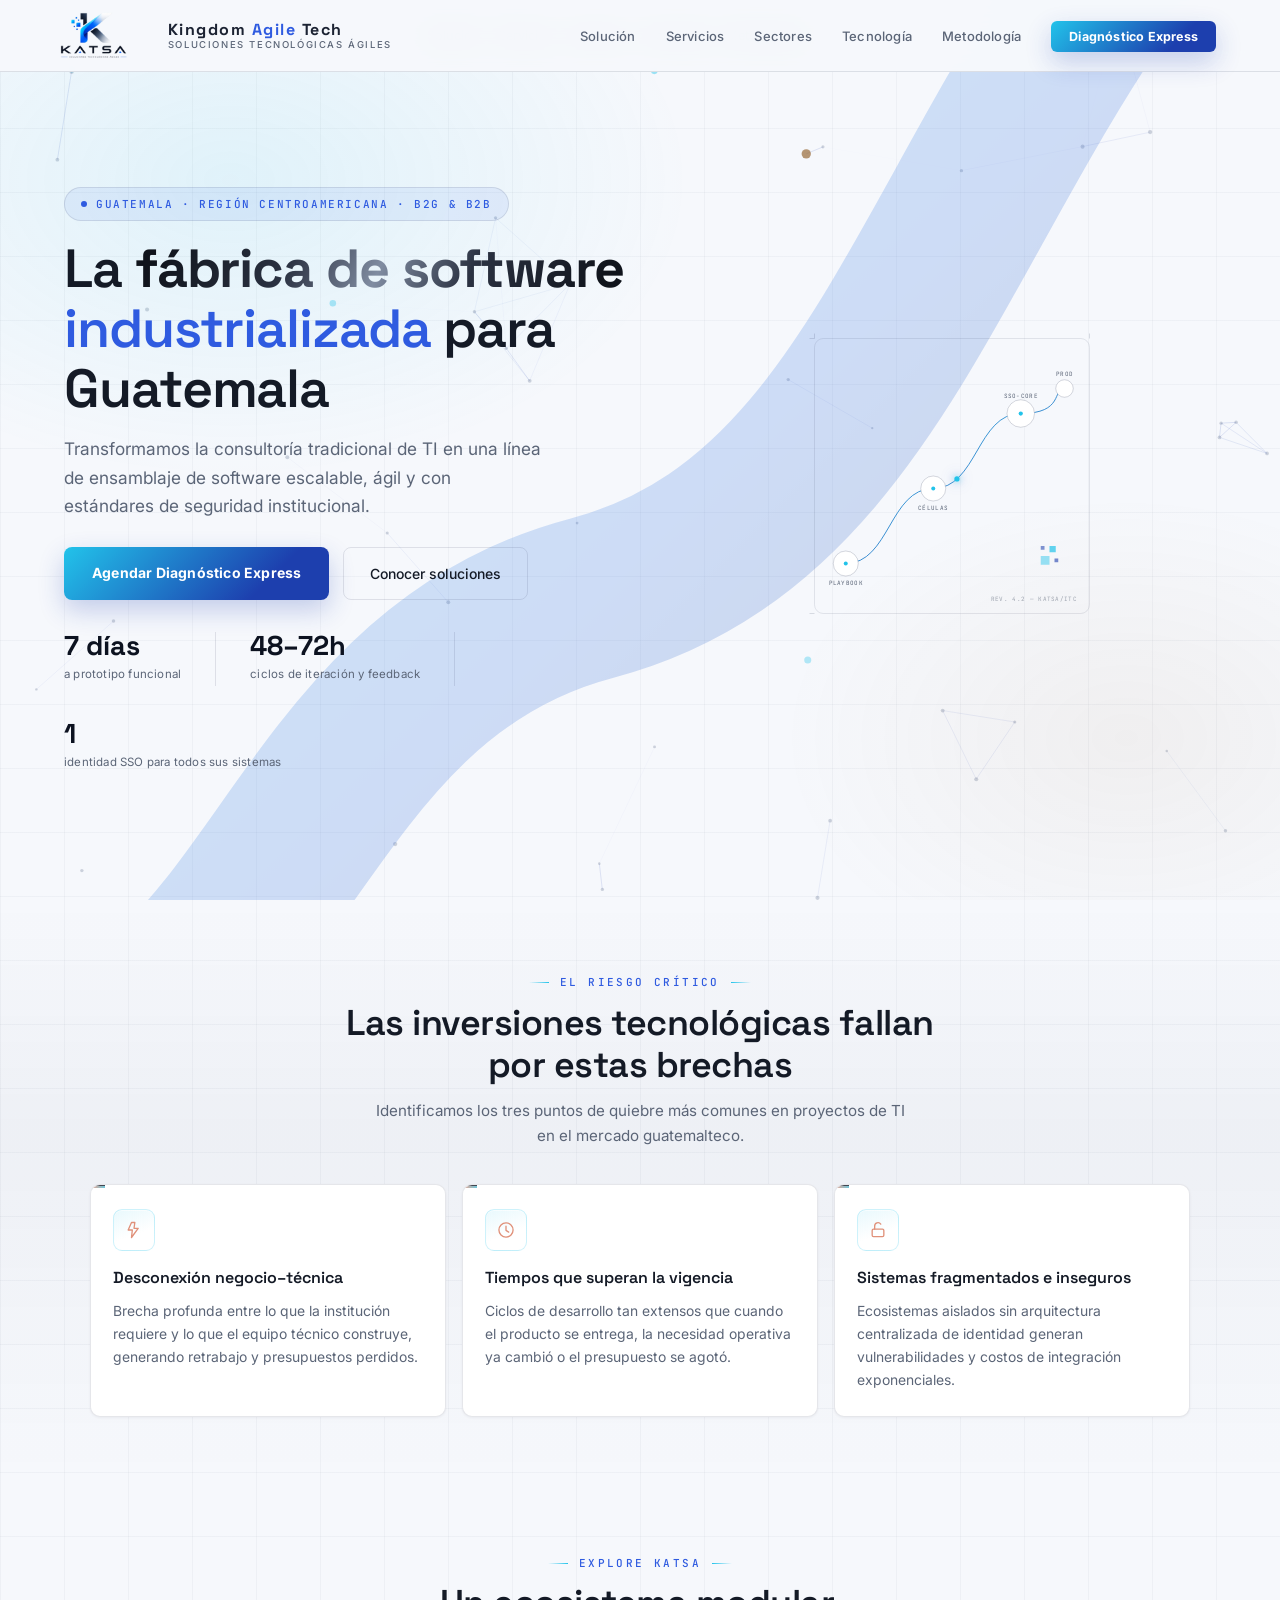
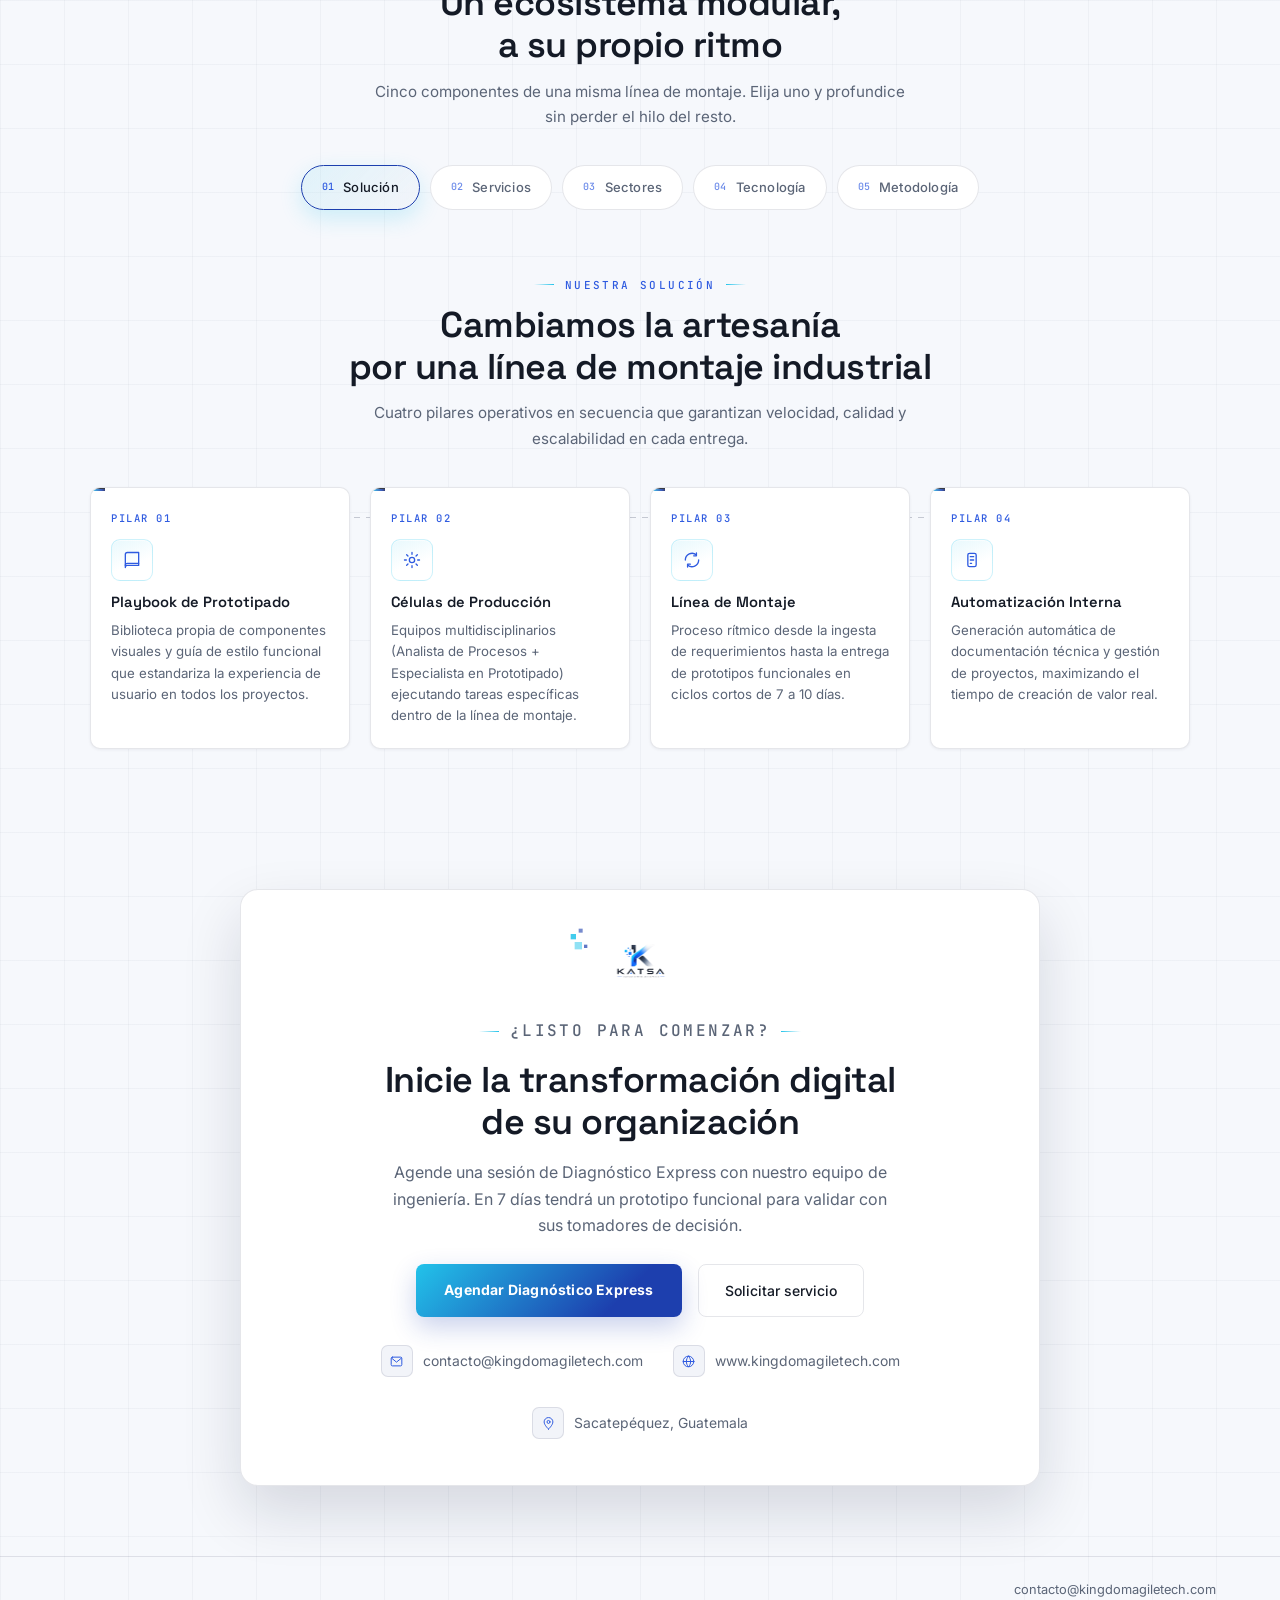
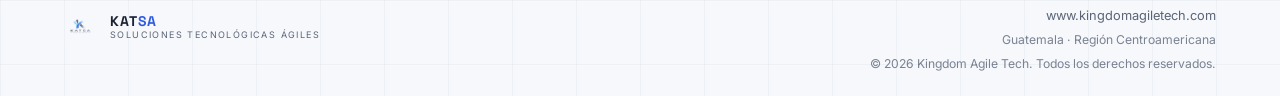
<file: index.html>
<!DOCTYPE html>
<html lang="es">
<head>
  <meta charset="UTF-8" />
  <meta name="viewport" content="width=device-width, initial-scale=1.0" />
  <title>KATSA — Soluciones Tecnológicas Ágiles · Guatemala</title>
  <link rel="preconnect" href="https://fonts.googleapis.com" />
  <link rel="preconnect" href="https://fonts.gstatic.com" crossorigin />
  <link href="https://fonts.googleapis.com/css2?family=Space+Grotesk:wght@400;500;600;700&family=Inter:wght@300;400;500;600&family=JetBrains+Mono:wght@400;500&display=swap" rel="stylesheet" />
  <link rel="stylesheet" href="styles.css" />
</head>
<body>

<!-- ── FONDO ANIMADO (circuito / línea de montaje) ── -->
<canvas id="bg-canvas" aria-hidden="true"></canvas>
<div class="grid-spotlight" id="gridSpotlight" aria-hidden="true"></div>

<!-- ── NAV ── -->
<nav>
  <a href="#hero" class="logo-link">
    <img class="logo-img" src="Logo.png"alt="Logo KATSA">
    <div class="logo-text-block">
      <span class="logo-name">Kingdom <span>Agile </span>Tech </span></span>
      <span class="logo-sub">Soluciones Tecnológicas Ágiles</span>
    </div>
  </a>
  <button class="nav-burger" id="navBurger" aria-label="Abrir menú" aria-expanded="false" aria-controls="navList">
    <span></span><span></span><span></span>
  </button>
  <ul id="navList">
    <li><a href="#solucion" class="js-tab-link" data-panel="solucion">Solución</a></li>
    <li><a href="#servicios" class="js-tab-link" data-panel="servicios">Servicios</a></li>
    <li><a href="#sectores" class="js-tab-link" data-panel="sectores">Sectores</a></li>
    <li><a href="#tecnologia" class="js-tab-link" data-panel="tecnologia">Tecnología</a></li>
    <li><a href="#metodologia" class="js-tab-link" data-panel="metodologia">Metodología</a></li>
    <li><a href="#contacto" class="nav-cta js-open-schedule">Diagnóstico Express</a></li>
  </ul>
</nav>

<!-- ── HERO ── -->
<section id="hero">
  <svg class="hero-ribbon" viewBox="0 0 900 900" preserveAspectRatio="xMidYMid slice" aria-hidden="true">
    <defs>
      <linearGradient id="ribbonGradHero" x1="0" y1="0" x2="1" y2="1">
        <stop offset="0%" stop-color="#22c3ea"/>
        <stop offset="55%" stop-color="#2f6fe0"/>
        <stop offset="100%" stop-color="#14205c"/>
      </linearGradient>
    </defs>
    <path d="M 60 820 C 230 820 230 590 420 540 C 610 490 630 260 800 80"
          fill="none" stroke="url(#ribbonGradHero)" stroke-width="100" stroke-linecap="round"/>
  </svg>
  <div class="hero-inner">

    <div class="hero-content">
      <div class="hero-eyebrow">Guatemala · Región Centroamericana · B2G &amp; B2B</div>

      <h1>
        La <span class="metal-text silver">fábrica de software</span>
        <span class="accent">industrializada</span> para Guatemala
      </h1>

      <p class="hero-sub">
        Transformamos la consultoría tradicional de TI en una línea de
        ensamblaje de software escalable, ágil y con estándares de
        seguridad institucional.
      </p>

      <div class="hero-actions">
        <a href="#contacto" class="btn-primary js-open-schedule">Agendar Diagnóstico Express</a>
        <a href="#servicios" class="btn-secondary js-tab-link" data-panel="servicios">Conocer soluciones</a>
      </div>

      <div class="hero-stats">
        <div class="stat-item">
          <span class="stat-num">7 días</span>
          <span class="stat-label">a prototipo funcional</span>
        </div>
        <div class="stat-divider"></div>
        <div class="stat-item">
          <span class="stat-num">48–72h</span>
          <span class="stat-label">ciclos de iteración y feedback</span>
        </div>
        <div class="stat-divider"></div>
        <div class="stat-item">
          <span class="stat-num">1</span>
          <span class="stat-label">identidad SSO para todos sus sistemas</span>
        </div>
      </div>
    </div>

    <!-- Diagrama esquemático: línea de montaje, en clave de plano técnico -->
    <div class="hero-diagram" aria-hidden="true">
      <svg viewBox="0 0 480 480">
        <defs>
          <linearGradient id="lineGrad" x1="0" y1="0" x2="1" y2="1">
            <stop offset="0%" stop-color="#22c3ea"/>
            <stop offset="100%" stop-color="#1d3fae"/>
          </linearGradient>
        </defs>

        <rect class="diagram-frame" x="20" y="20" width="440" height="440" rx="14"/>
        <!-- tick marks tipo regla de plano -->
        <g class="diagram-tick">
          <line x1="20" y1="12" x2="20" y2="20"/>
          <line x1="460" y1="12" x2="460" y2="20"/>
          <line x1="12" y1="20" x2="20" y2="20"/>
          <line x1="12" y1="460" x2="20" y2="460"/>
        </g>

        <!-- ruta de ensamblaje -->
        <path class="diagram-path" d="M 70 380 C 140 380, 140 260, 210 260 S 280 140, 350 140 S 400 100, 420 100"/>

        <!-- unidad viajando por la línea de montaje -->
        <circle class="diagram-runner" r="4.2">
          <animateMotion dur="4.5s" repeatCount="indefinite"
            path="M 70 380 C 140 380, 140 260, 210 260 S 280 140, 350 140 S 400 100, 420 100" />
          <animate attributeName="opacity" values="0;1;1;0" keyTimes="0;0.06;0.9;1" dur="4.5s" repeatCount="indefinite" />
        </circle>

        <!-- nodo 1: playbook -->
        <circle class="diagram-node-ring" cx="70" cy="380" r="20"/>
        <circle class="diagram-node-dot pulse-node d1" cx="70" cy="380" r="3.2"/>
        <text class="diagram-label" x="70" y="415" text-anchor="middle">PLAYBOOK</text>

        <!-- nodo 2: células -->
        <circle class="diagram-node-ring" cx="210" cy="260" r="20"/>
        <circle class="diagram-node-dot pulse-node d2" cx="210" cy="260" r="3.2"/>
        <text class="diagram-label" x="210" y="295" text-anchor="middle">CÉLULAS</text>

        <!-- nodo 3: SSO core -->
        <circle class="diagram-node-ring" cx="350" cy="140" r="22"/>
        <circle class="diagram-node-dot pulse-node d3" cx="350" cy="140" r="3.4"/>
        <text class="diagram-label" x="350" y="115" text-anchor="middle">SSO-CORE</text>

        <!-- nodo 4: producción -->
        <circle class="diagram-node-ring" cx="420" cy="100" r="14"/>
        <text class="diagram-label" x="420" y="80" text-anchor="middle">PROD</text>

        <!-- micro grid de puntos, eco del logo -->
        <g>
          <rect x="382" y="352" width="6" height="6" fill="#1d3fae" opacity="0.55"/>
          <rect x="396" y="352" width="10" height="10" fill="#22c3ea" opacity="0.7"/>
          <rect x="382" y="368" width="14" height="14" fill="#22c3ea" opacity="0.45"/>
          <rect x="404" y="372" width="6" height="6" fill="#1d3fae" opacity="0.6"/>
        </g>

        <text class="diagram-label" x="440" y="440" text-anchor="end" style="opacity:.55">REV. 4.2 — KATSA/ITC</text>
      </svg>
    </div>

  </div>
</section>

<!-- ── PROBLEMA ── -->
<section id="problema">
  <div class="section-header">
    <p class="eyebrow">El Riesgo Crítico</p>
    <h2>Las inversiones tecnológicas fallan<br />por estas brechas</h2>
    <p class="section-desc">Identificamos los tres puntos de quiebre más comunes en proyectos de TI en el mercado guatemalteco.</p>
  </div>
  <div class="problems-grid">
    <div class="problem-card blueprint">
      <div class="icon-chip tone-alert">
        <svg viewBox="0 0 24 24" stroke-width="1.6" stroke-linecap="round" stroke-linejoin="round"><path d="M9 3 5 12h5l-1 9 8-11h-5l1-7Z"/></svg>
      </div>
      <h3>Desconexión negocio–técnica</h3>
      <p>Brecha profunda entre lo que la institución requiere y lo que el equipo técnico construye, generando retrabajo y presupuestos perdidos.</p>
    </div>
    <div class="problem-card blueprint">
      <div class="icon-chip tone-alert">
        <svg viewBox="0 0 24 24" stroke-width="1.6" stroke-linecap="round" stroke-linejoin="round"><circle cx="12" cy="12" r="8.5"/><path d="M12 7.5v5l3.2 2"/></svg>
      </div>
      <h3>Tiempos que superan la vigencia</h3>
      <p>Ciclos de desarrollo tan extensos que cuando el producto se entrega, la necesidad operativa ya cambió o el presupuesto se agotó.</p>
    </div>
    <div class="problem-card blueprint">
      <div class="icon-chip tone-alert">
        <svg viewBox="0 0 24 24" stroke-width="1.6" stroke-linecap="round" stroke-linejoin="round"><rect x="5" y="11" width="14" height="9" rx="1.6"/><path d="M8 11V7.5A4 4 0 0 1 15.3 5"/></svg>
      </div>
      <h3>Sistemas fragmentados e inseguros</h3>
      <p>Ecosistemas aislados sin arquitectura centralizada de identidad generan vulnerabilidades y costos de integración exponenciales.</p>
    </div>
  </div>
</section>

<!-- ── EXPLORAR (sistema de pestañas) ── -->
<section id="explorar" class="tabs-wrapper">
  <div class="section-header">
    <p class="eyebrow">Explore KATSA</p>
    <h2>Un ecosistema modular,<br />a su propio ritmo</h2>
    <p class="section-desc">Cinco componentes de una misma línea de montaje. Elija uno y profundice sin perder el hilo del resto.</p>
  </div>

  <div class="tabs-nav" role="tablist" aria-label="Secciones de la solución">
    <button class="tab-btn is-active" role="tab" aria-selected="true" aria-controls="solucion" data-panel="solucion">
      <span class="tab-btn-index">01</span>Solución
    </button>
    <button class="tab-btn" role="tab" aria-selected="false" aria-controls="servicios" data-panel="servicios">
      <span class="tab-btn-index">02</span>Servicios
    </button>
    <button class="tab-btn" role="tab" aria-selected="false" aria-controls="sectores" data-panel="sectores">
      <span class="tab-btn-index">03</span>Sectores
    </button>
    <button class="tab-btn" role="tab" aria-selected="false" aria-controls="tecnologia" data-panel="tecnologia">
      <span class="tab-btn-index">04</span>Tecnología
    </button>
    <button class="tab-btn" role="tab" aria-selected="false" aria-controls="metodologia" data-panel="metodologia">
      <span class="tab-btn-index">05</span>Metodología
    </button>
  </div>

  <div class="build-bar" id="buildBar" aria-hidden="true"><span></span></div>

  <div class="tabs-panels">

  <!-- ── SOLUCIÓN ── -->
  <div id="solucion" class="tab-panel is-active" role="tabpanel" aria-labelledby="solucion" tabindex="0">
  <div class="section-header">
    <p class="eyebrow">Nuestra Solución</p>
    <h2>Cambiamos la artesanía<br />por una línea de montaje industrial</h2>
    <p class="section-desc">Cuatro pilares operativos en secuencia que garantizan velocidad, calidad y escalabilidad en cada entrega.</p>
  </div>
  <div class="assembly-container">
    <div class="assembly-track">
      <div class="pillar-card blueprint stagger-card">
        <div class="pillar-num">Pilar 01</div>
        <div class="icon-chip">
          <svg viewBox="0 0 24 24" stroke-width="1.6" stroke-linecap="round" stroke-linejoin="round"><path d="M4 5.5A2.5 2.5 0 0 1 6.5 3H20v15.5H6.5A2.5 2.5 0 0 0 4 21V5.5Z"/><path d="M4 18.5A2.5 2.5 0 0 1 6.5 16H20"/></svg>
        </div>
        <h3>Playbook de Prototipado</h3>
        <p>Biblioteca propia de componentes visuales y guía de estilo funcional que estandariza la experiencia de usuario en todos los proyectos.</p>
      </div>
      <div class="pillar-card blueprint stagger-card">
        <div class="pillar-num">Pilar 02</div>
        <div class="icon-chip">
          <svg viewBox="0 0 24 24" stroke-width="1.6" stroke-linecap="round" stroke-linejoin="round"><circle cx="12" cy="12" r="3.2"/><path d="M12 3v2.2M12 18.8V21M21 12h-2.2M5.2 12H3M18.4 5.6l-1.55 1.55M7.15 16.85 5.6 18.4M18.4 18.4l-1.55-1.55M7.15 7.15 5.6 5.6"/></svg>
        </div>
        <h3>Células de Producción</h3>
        <p>Equipos multidisciplinarios (Analista de Procesos + Especialista en Prototipado) ejecutando tareas específicas dentro de la línea de montaje.</p>
      </div>
      <div class="pillar-card blueprint stagger-card">
        <div class="pillar-num">Pilar 03</div>
        <div class="icon-chip">
          <svg viewBox="0 0 24 24" stroke-width="1.6" stroke-linecap="round" stroke-linejoin="round"><path d="M4 12a8 8 0 0 1 13.3-6M20 12a8 8 0 0 1-13.3 6"/><path d="M17.3 3.5v3.5H14M6.7 20.5V17H10"/></svg>
        </div>
        <h3>Línea de Montaje</h3>
        <p>Proceso rítmico desde la ingesta de requerimientos hasta la entrega de prototipos funcionales en ciclos cortos de 7 a 10 días.</p>
      </div>
      <div class="pillar-card blueprint stagger-card">
        <div class="pillar-num">Pilar 04</div>
        <div class="icon-chip">
          <svg viewBox="0 0 24 24" stroke-width="1.6" stroke-linecap="round" stroke-linejoin="round"><rect x="7" y="4" width="10" height="16" rx="2"/><path d="M10 8h4M10 12h4M10 16h1.5"/></svg>
        </div>
        <h3>Automatización Interna</h3>
        <p>Generación automática de documentación técnica y gestión de proyectos, maximizando el tiempo de creación de valor real.</p>
      </div>
    </div>
  </div>
  </div><!-- /#solucion -->

  <!-- ── SERVICIOS ── -->
  <div id="servicios" class="tab-panel" role="tabpanel" aria-labelledby="servicios" tabindex="0" hidden>
  <div class="section-header">
    <p class="eyebrow">Catálogo MVP</p>
    <h2>Servicios modulares<br />listos para desplegar</h2>
    <p class="section-desc">Cuatro ofertas de alto impacto, diseñadas para generar valor medible desde la primera semana de colaboración.</p>
  </div>
  <div class="services-grid">
    <div class="service-card blueprint stagger-card">
      <div class="icon-chip">
        <svg viewBox="0 0 24 24" stroke-width="1.6" stroke-linecap="round" stroke-linejoin="round"><circle cx="12" cy="12" r="8.5"/><circle cx="12" cy="12" r="4.2"/><circle cx="12" cy="12" r=".6" fill="currentColor"/></svg>
      </div>
      <h3>Diagnóstico Express</h3>
      <p>Prototipo interactivo y clicable en una semana para validación de stakeholders, antes de comprometer presupuestos significativos.</p>
      <span class="service-tag">7 días</span>
    </div>
    <div class="service-card blueprint stagger-card">
      <div class="icon-chip">
        <svg viewBox="0 0 24 24" stroke-width="1.6" stroke-linecap="round" stroke-linejoin="round"><path d="M4 7h11l-2.5-2.5M4 7l2.5 2.5"/><path d="M20 17H9l2.5 2.5M20 17l-2.5-2.5"/></svg>
      </div>
      <h3>Automatización de Flujos</h3>
      <p>Digitalización de procesos críticos de aprobación y captura de datos. Web y Móvil con capacidad Offline-first para entornos de conectividad limitada.</p>
      <span class="service-tag">Web &amp; Móvil</span>
    </div>
    <div class="service-card blueprint stagger-card">
      <div class="icon-chip">
        <svg viewBox="0 0 24 24" stroke-width="1.6" stroke-linecap="round" stroke-linejoin="round"><rect x="5" y="11" width="14" height="9" rx="1.6"/><path d="M8 11V7.5a4 4 0 0 1 8 0V11"/></svg>
      </div>
      <h3>SSO-as-a-Service</h3>
      <p>Infraestructura de identidad centralizada mediante Keycloak u OpenIddict. Un único punto de autenticación para todos sus sistemas y aplicaciones.</p>
      <span class="service-tag">Seguridad</span>
    </div>
    <div class="service-card blueprint stagger-card">
      <div class="icon-chip">
        <svg viewBox="0 0 24 24" stroke-width="1.6" stroke-linecap="round" stroke-linejoin="round"><path d="M4 20V10l8-5 8 5v10"/><path d="M4 20h16M9 20v-6h6v6"/></svg>
      </div>
      <h3>Células de Desarrollo Continuo</h3>
      <p>El brazo de innovación externo de su organización. Equipos dedicados para evolución tecnológica continua, sin la carga de nómina fija de IT.</p>
      <span class="service-tag">Suscripción</span>
    </div>
  </div>
  </div><!-- /#servicios -->

  <!-- ── SECTORES ── -->
  <div id="sectores" class="tab-panel" role="tabpanel" aria-labelledby="sectores" tabindex="0" hidden>
  <div class="section-header">
    <p class="eyebrow">Adaptabilidad Estratégica</p>
    <h2>Soluciones B2G y B2B</h2>
    <p class="section-desc">Dos modelos diferenciados para atender con precisión las necesidades del sector gobierno y del sector privado.</p>
  </div>
  <div class="sectores-grid">
    <div class="sector-card gobierno blueprint stagger-card">
      <div class="sector-label">Sector Gobierno · B2G</div>
      <h3>Modernización institucional y transparencia</h3>
      <div class="sector-item"><div class="sector-dot"></div><div><strong>Enfoque</strong><span>Transparencia, auditabilidad y solidez institucional en cada entregable.</span></div></div>
      <div class="sector-item"><div class="sector-dot"></div><div><strong>Entregables</strong><span>Formulación técnica de TDRs y proyectos cerrados que superan auditorías.</span></div></div>
      <div class="sector-item"><div class="sector-dot"></div><div><strong>Garantía</strong><span>Trazabilidad completa e independencia de sistemas legados.</span></div></div>
      <div class="sector-item"><div class="sector-dot"></div><div><strong>Impacto</strong><span>Reducción de riesgos de auditoría y certeza en la ejecución presupuestaria.</span></div></div>
    </div>
    <div class="sector-card privado blueprint stagger-card">
      <div class="sector-label">Sector Privado · B2B</div>
      <h3>Eficiencia operativa y retorno de inversión</h3>
      <div class="sector-item"><div class="sector-dot"></div><div><strong>Enfoque</strong><span>ROI medible, velocidad de entrega y eficiencia operativa continua.</span></div></div>
      <div class="sector-item"><div class="sector-dot"></div><div><strong>Modelo</strong><span>Suscripción mensual que actúa como brazo de innovación tecnológica externa.</span></div></div>
      <div class="sector-item"><div class="sector-dot"></div><div><strong>Garantía</strong><span>Iteraciones y feedback continuo cada 48 a 72 horas.</span></div></div>
      <div class="sector-item"><div class="sector-dot"></div><div><strong>Impacto</strong><span>Automatización constante de procesos críticos sin carga de IT interno.</span></div></div>
    </div>
  </div>
  </div><!-- /#sectores -->

  <!-- ── TECNOLOGÍA ── -->
  <div id="tecnologia" class="tab-panel" role="tabpanel" aria-labelledby="tecnologia" tabindex="0" hidden>
  <div class="tech-wrapper">
    <div class="tech-content stagger-card">
      <p class="eyebrow">Diferenciador Técnico</p>
      <h2>Seguridad e identidad<br />de nivel institucional</h2>
      <p>Dominio especializado en <strong>Keycloak</strong> y <strong>OpenIddict</strong> para orquestar arquitecturas de autenticación y autorización unificadas. Integramos ecosistemas fragmentados bajo un único punto de control.</p>
      <div class="tech-features">
        <div class="tech-feature stagger-card">
          <div class="tech-feature-icon"><svg viewBox="0 0 24 24" stroke-width="1.6" stroke-linecap="round" stroke-linejoin="round"><path d="M12 3 4.5 6v6c0 5 3.2 8.3 7.5 9 4.3-.7 7.5-4 7.5-9V6L12 3Z"/></svg></div>
          <div class="tech-feature-text"><strong>Single Sign-On Centralizado</strong><span>Un usuario, una identidad para todos los sistemas de su organización.</span></div>
        </div>
        <div class="tech-feature stagger-card">
          <div class="tech-feature-icon"><svg viewBox="0 0 24 24" stroke-width="1.6" stroke-linecap="round" stroke-linejoin="round"><path d="M7 3.5h10v17H7z"/><path d="M9.5 3.5V2h5v1.5M9 9l2 2 4-4"/></svg></div>
          <div class="tech-feature-text"><strong>Cumplimiento normativo</strong><span>Arquitecturas que cumplen con normas de ciberseguridad del sector público guatemalteco.</span></div>
        </div>
        <div class="tech-feature stagger-card">
          <div class="tech-feature-icon"><svg viewBox="0 0 24 24" stroke-width="1.6" stroke-linecap="round" stroke-linejoin="round"><path d="M9 7 4 12l5 5M15 7l5 5-5 5"/></svg></div>
          <div class="tech-feature-text"><strong>Integración de sistemas legados</strong><span>Conectamos sus aplicaciones existentes sin migración completa.</span></div>
        </div>
        <div class="tech-feature stagger-card">
          <div class="tech-feature-icon"><svg viewBox="0 0 24 24" stroke-width="1.6" stroke-linecap="round" stroke-linejoin="round"><path d="M4 20V4M4 20h16"/><rect x="7" y="12" width="3" height="8"/><rect x="12.5" y="8" width="3" height="12"/><rect x="18" y="15" width="3" height="5"/></svg></div>
          <div class="tech-feature-text"><strong>Auditoría y trazabilidad</strong><span>Registro completo de accesos para reportes institucionales y de cumplimiento.</span></div>
        </div>
      </div>
    </div>
    <div class="sso-diagram stagger-card">
      <div class="sso-center">SSO<br />Core</div>
      <div class="sso-nodes">
        <div class="sso-node"><div class="sso-node-dot"></div>Portal Web</div>
        <div class="sso-node"><div class="sso-node-dot"></div>App Móvil</div>
        <div class="sso-node" style="--dot-color:var(--bronze)"><div class="sso-node-dot" style="background:var(--bronze)"></div>Sistema ERP</div>
        <div class="sso-node"><div class="sso-node-dot"></div>API Interna</div>
        <div class="sso-node"><div class="sso-node-dot" style="background:var(--bronze)"></div>Gov Services</div>
        <div class="sso-node"><div class="sso-node-dot"></div>Reportería</div>
      </div>
    </div>
  </div>
  </div><!-- /#tecnologia -->

  <!-- ── METODOLOGÍA (roadmap) ── -->
  <div id="metodologia" class="tab-panel" role="tabpanel" aria-labelledby="metodologia" tabindex="0" hidden>
  <div class="section-header">
    <p class="eyebrow">Metodología de Acompañamiento</p>
    <h2>De la visión al despliegue<br />en tres fases auditables</h2>
    <p class="section-desc">Cada fase entrega artefactos concretos y verificables. Su organización siempre sabe en qué punto estamos.</p>
  </div>
  <div class="roadmap-track">
    <div class="phase-card blueprint stagger-card">
      <div class="phase-num">1</div>
      <h3>Cimentación</h3>
      <ul>
        <li>Definición de arquitectura base</li>
        <li>Playbook v1.0</li>
        <li>Prototipo funcional inicial</li>
        <li>Configuración SSO Core</li>
      </ul>
    </div>
    <div class="phase-card blueprint stagger-card">
      <div class="phase-num">2</div>
      <h3>Ejecución Ágil</h3>
      <ul>
        <li>Sprints de 2 semanas</li>
        <li>Entregables funcionales auditables</li>
        <li>Iteraciones cada 48–72 horas</li>
        <li>Validación con stakeholders</li>
      </ul>
    </div>
    <div class="phase-card blueprint stagger-card">
      <div class="phase-num">3</div>
      <h3>Estabilización y Despliegue</h3>
      <ul>
        <li>Pruebas QA certificadas</li>
        <li>Documentación técnica de TDRs</li>
        <li>Pase a producción supervisado</li>
        <li>Transferencia de conocimiento</li>
      </ul>
    </div>
  </div>
  </div><!-- /#metodologia -->

  </div><!-- /.tabs-panels -->
</section><!-- /#explorar -->

<!-- ── CTA ── -->
<section id="contacto">
  <div class="cta-box blueprint">
    <div class="cta-logo-wrap">
      <img class="cta-logo" src="Logo.png" alt="KATSA" />
      <svg class="cta-pixels" viewBox="0 0 60 60" aria-hidden="true">
        <rect x="4" y="18" width="8" height="8" fill="#22c3ea" opacity="0.85"/>
        <rect x="16" y="10" width="6" height="6" fill="#1d3fae" opacity="0.6"/>
        <rect x="10" y="30" width="11" height="11" fill="#22c3ea" opacity="0.5"/>
        <rect x="24" y="34" width="5" height="5" fill="#1d3fae" opacity="0.7"/>
      </svg>
    </div>
    <p class="eyebrow" style="margin-bottom:14px;">¿Listo para comenzar?</p>
    <h2>Inicie la transformación digital<br />de su organización</h2>
    <p>Agende una sesión de Diagnóstico Express con nuestro equipo de ingeniería. En 7 días tendrá un prototipo funcional para validar con sus tomadores de decisión.</p>
    <div class="cta-actions">
      <a href="#contacto" class="btn-primary js-open-schedule">Agendar Diagnóstico Express</a>
      <a href="#contacto" class="btn-secondary js-open-schedule">Solicitar servicio</a>
    </div>
    <div class="contact-info">
      <div class="contact-item">
        <div class="contact-icon"><svg viewBox="0 0 24 24" stroke-width="1.6" stroke-linecap="round" stroke-linejoin="round"><rect x="3.5" y="5" width="17" height="14" rx="2"/><path d="m4 6.5 8 6.5 8-6.5"/></svg></div>
        <a href="mailto:contacto@kingdomagiletech.com">contacto@kingdomagiletech.com</a>
      </div>
      <div class="contact-item">
        <div class="contact-icon"><svg viewBox="0 0 24 24" stroke-width="1.6" stroke-linecap="round" stroke-linejoin="round"><circle cx="12" cy="12" r="8.5"/><path d="M3.5 12h17M12 3.5c2.2 2.3 3.4 5.3 3.4 8.5s-1.2 6.2-3.4 8.5c-2.2-2.3-3.4-5.3-3.4-8.5S9.8 5.8 12 3.5Z"/></svg></div>
        <a href="https://www.kingdomagiletech.com" target="_blank">www.kingdomagiletech.com</a>
      </div>
      <div class="contact-item">
        <div class="contact-icon"><svg viewBox="0 0 24 24" stroke-width="1.6" stroke-linecap="round" stroke-linejoin="round"><path d="M12 21s7-6.4 7-11.5A7 7 0 0 0 5 9.5C5 14.6 12 21 12 21Z"/><circle cx="12" cy="9.5" r="2.4"/></svg></div>
        <span>Sacatepéquez, Guatemala</span>
      </div>
    </div>
  </div>
</section>

<!-- ── SERVICE SCHEDULING MODAL ── -->
<div class="schedule-modal" id="scheduleModal" aria-hidden="true">
  <div class="schedule-dialog" role="dialog" aria-modal="true" aria-labelledby="scheduleTitle">
    <button type="button" class="schedule-close" id="scheduleClose" aria-label="Cerrar formulario">&times;</button>

    <div class="schedule-kicker">Agendamiento de servicio</div>
    <h2 id="scheduleTitle">Programe una sesión con KATSA</h2>
    <p class="schedule-subtitle">Complete sus datos, seleccione el servicio que necesita y el día y hora de su preferencia.</p>

    <form id="scheduleForm">
      <div class="schedule-grid">
        <div class="schedule-field full">
          <label for="scheduleName">Nombre completo</label>
          <input type="text" id="scheduleName" name="name" placeholder="Ej. Juan Pérez" autocomplete="name" required>
        </div>

        <div class="schedule-field">
          <label for="scheduleEmail">Correo electrónico</label>
          <input type="email" id="scheduleEmail" name="email" placeholder="nombre@empresa.com" autocomplete="email" required>
        </div>

        <div class="schedule-field">
          <label for="schedulePhone">Número de teléfono</label>
          <input type="tel" id="schedulePhone" name="phone" placeholder="+502 0000-0000" autocomplete="tel" required>
        </div>

        <div class="schedule-field full">
          <label for="scheduleService">Servicio requerido</label>
          <select id="scheduleService" name="service" required>
            <option value="" selected disabled>Seleccione un servicio</option>
            <option value="Diagnóstico Express">Diagnóstico Express</option>
            <option value="Automatización de Flujos">Automatización de Flujos</option>
            <option value="SSO-as-a-Service">SSO-as-a-Service</option>
            <option value="Células de Desarrollo Continuo">Células de Desarrollo Continuo</option>
          </select>
        </div>

        <div class="schedule-field">
          <label for="scheduleDate">Fecha del servicio</label>
          <input type="date" id="scheduleDate" name="date" required>
        </div>

        <div class="schedule-field">
          <label for="scheduleTime">Hora preferida</label>
          <input type="time" id="scheduleTime" name="time" min="08:00" max="18:00" required>
        </div>
      </div>

      <div class="schedule-note">Horario de referencia: lunes a viernes, de 8:00 a. m. a 6:00 p. m. La solicitud queda sujeta a confirmación del equipo.</div>

      <div class="schedule-actions">
        <button type="button" class="schedule-cancel" id="scheduleCancel">Cancelar</button>
        <button type="submit" class="schedule-submit">Solicitar agendamiento</button>
      </div>

      <div class="schedule-success" id="scheduleSuccess" role="status"></div>
    </form>
  </div>
</div>


<!-- ── FOOTER ── -->
<footer>
  <div class="footer-left">
    <img class="footer-logo" src="Logo.png" alt="KATSA" />
    <div class="footer-text">
      <span class="footer-name">KAT<span>SA</span></span>
      <span class="footer-sub">Soluciones Tecnológicas Ágiles</span>
    </div>
  </div>
  <div class="footer-center">
    <nav class="footer-nav">
      <a href="#solucion" class="js-tab-link" data-panel="solucion">Solución</a>
      <a href="#servicios" class="js-tab-link" data-panel="servicios">Servicios</a>
      <a href="#sectores" class="js-tab-link" data-panel="sectores">Sectores</a>
      <a href="#tecnologia" class="js-tab-link" data-panel="tecnologia">Tecnología</a>
      <a href="#metodologia" class="js-tab-link" data-panel="metodologia">Metodología</a>
    </nav>
  </div>
  <div class="footer-right">
    <a href="mailto:contacto@kingdomagiletech.com">contacto@kingdomagiletech.com</a>
    <a href="https://www.kingdomagiletech.com" target="_blank">www.kingdomagiletech.com</a>
    <p>Guatemala · Región Centroamericana</p>
    <p>&copy; 2026 Kingdom Agile Tech. Todos los derechos reservados.</p>
  </div>
</footer>

<script>
(function () {
  const modal = document.getElementById('scheduleModal');
  const form = document.getElementById('scheduleForm');
  const closeBtn = document.getElementById('scheduleClose');
  const cancelBtn = document.getElementById('scheduleCancel');
  const success = document.getElementById('scheduleSuccess');
  const dateInput = document.getElementById('scheduleDate');
  const openButtons = document.querySelectorAll('.js-open-schedule');

  if (!modal || !form) return;

  function todayISO() {
    const now = new Date();
    const offset = now.getTimezoneOffset();
    return new Date(now.getTime() - offset * 60000).toISOString().slice(0, 10);
  }

  dateInput.min = todayISO();

  function openModal() {
    modal.classList.add('is-open');
    modal.setAttribute('aria-hidden', 'false');
    document.body.classList.add('modal-open');
    success.style.display = 'none';
    success.innerHTML = '';
    setTimeout(() => document.getElementById('scheduleName').focus(), 50);
  }

  function closeModal() {
    modal.classList.remove('is-open');
    modal.setAttribute('aria-hidden', 'true');
    document.body.classList.remove('modal-open');
  }

  openButtons.forEach(button => {
    button.addEventListener('click', function (event) {
      event.preventDefault();
      openModal();
    });
  });

  closeBtn.addEventListener('click', closeModal);
  cancelBtn.addEventListener('click', closeModal);

  modal.addEventListener('click', function (event) {
    if (event.target === modal) closeModal();
  });

  document.addEventListener('keydown', function (event) {
    if (event.key === 'Escape' && modal.classList.contains('is-open')) closeModal();
  });

  form.addEventListener('submit', function (event) {
    event.preventDefault();
    if (!form.checkValidity()) { form.reportValidity(); return; }

    const data = new FormData(form);
    const name = data.get('name');
    const service = data.get('service');
    const date = new Date(data.get('date') + 'T00:00:00');
    const formattedDate = date.toLocaleDateString('es-GT', {
      weekday: 'long', year: 'numeric', month: 'long', day: 'numeric'
    });

    success.innerHTML = '<strong>Solicitud recibida.</strong><br>' +
      'Gracias, ' + name + '. Registramos su solicitud para <strong>' + service +
      '</strong> el <strong>' + formattedDate + '</strong> a las <strong>' +
      data.get('time') + '</strong>. El equipo deberá confirmar la disponibilidad.';
    success.style.display = 'block';
    form.reset();
    dateInput.min = todayISO();
  });
})();
</script>

<!-- ── SISTEMA DE PESTAÑAS ── -->
<script>
(function () {
  const panels   = document.querySelectorAll('.tab-panel');
  const tabBtns  = document.querySelectorAll('.tabs-nav .tab-btn');
  const tabLinks = document.querySelectorAll('.js-tab-link');
  const explorar = document.getElementById('explorar');
  const burger   = document.getElementById('navBurger');
  const navList  = document.getElementById('navList');
  const buildBar = document.getElementById('buildBar');

  const validPanels = new Set(Array.from(panels).map(p => p.id));
  let firstRun = true;

  function activate(panelId, opts) {
    opts = opts || {};
    if (!validPanels.has(panelId)) return;

    panels.forEach(panel => {
      const isTarget = panel.id === panelId;
      panel.hidden = !isTarget;
      panel.classList.toggle('is-active', isTarget);
    });

    tabBtns.forEach(btn => {
      const isTarget = btn.dataset.panel === panelId;
      btn.classList.toggle('is-active', isTarget);
      btn.setAttribute('aria-selected', isTarget ? 'true' : 'false');
    });

    tabLinks.forEach(link => link.classList.toggle('is-active', link.dataset.panel === panelId));

    if (history.replaceState) {
      history.replaceState(null, '', '#' + panelId);
    }

    if (buildBar && !firstRun) {
      buildBar.classList.remove('is-running');
      void buildBar.offsetWidth; // reflow para reiniciar la animación
      buildBar.classList.add('is-running');
      setTimeout(() => buildBar.classList.remove('is-running'), 600);
    }
    firstRun = false;

    if (opts.scroll !== false && explorar) {
      const navH = 90;
      const top = explorar.getBoundingClientRect().top + window.pageYOffset - navH;
      window.scrollTo({ top, behavior: 'smooth' });
    }

    if (navList && navList.classList.contains('is-open')) closeMenu();
  }

  tabBtns.forEach(btn => {
    btn.addEventListener('click', () => activate(btn.dataset.panel, { scroll: false }));
  });

  tabLinks.forEach(link => {
    link.addEventListener('click', (e) => {
      e.preventDefault();
      activate(link.dataset.panel);
    });
  });

  // deep-link inicial (ej. sitio.com/#servicios)
  const initial = (location.hash || '').replace('#', '');
  if (validPanels.has(initial)) activate(initial, { scroll: false });

  // ── menú móvil ──
  function openMenu() {
    navList.classList.add('is-open');
    burger.setAttribute('aria-expanded', 'true');
  }
  function closeMenu() {
    navList.classList.remove('is-open');
    burger.setAttribute('aria-expanded', 'false');
  }
  if (burger && navList) {
    burger.addEventListener('click', () => {
      navList.classList.contains('is-open') ? closeMenu() : openMenu();
    });
    navList.querySelectorAll('a').forEach(a => a.addEventListener('click', () => {
      if (!a.classList.contains('js-tab-link')) closeMenu();
    }));
  }
})();
</script>

<!-- ── SPOTLIGHT DE CURSOR SOBRE LA GRILLA ── -->
<script>
(function () {
  const spot = document.getElementById('gridSpotlight');
  if (!spot) return;
  const canHover = window.matchMedia('(hover: hover) and (pointer: fine)').matches;
  if (!canHover) return;

  let hideT;
  window.addEventListener('mousemove', (e) => {
    spot.style.setProperty('--sx', e.clientX + 'px');
    spot.style.setProperty('--sy', e.clientY + 'px');
    spot.classList.add('is-active');
    clearTimeout(hideT);
    hideT = setTimeout(() => spot.classList.remove('is-active'), 2200);
  }, { passive: true });

  document.addEventListener('mouseleave', () => spot.classList.remove('is-active'));
})();
</script>

<!-- ── FONDO ANIMADO: circuito / línea de montaje ── -->
<script>
(function () {
  const canvas = document.getElementById('bg-canvas');
  if (!canvas) return;
  const ctx = canvas.getContext('2d');
  const reduceMotion = window.matchMedia('(prefers-reduced-motion: reduce)').matches;
  const canParallax = window.matchMedia('(hover: hover) and (pointer: fine)').matches;

  let W, H, DPR;
  let nodes = [];
  let squares = [];
  let packets = [];
  let running = true;
  let rafId = null;

  let targetPX = 0, targetPY = 0, curPX = 0, curPY = 0;

  const CYAN_LIGHT = [34, 195, 234];
  const CYAN       = [29, 63, 174];
  const SILVER     = [92, 106, 138];
  const BRONZE     = [147, 96, 44];

  function rgba(rgb, a) { return 'rgba(' + rgb[0] + ',' + rgb[1] + ',' + rgb[2] + ',' + a + ')'; }
  function lerp(a, b, t) { return a + (b - a) * t; }

  function nodeCount() {
    const area = window.innerWidth * window.innerHeight;
    return Math.max(26, Math.min(70, Math.round(area / 26000)));
  }

  function resize() {
    DPR = Math.min(window.devicePixelRatio || 1, 2);
    W = window.innerWidth;
    H = window.innerHeight;
    canvas.width = W * DPR;
    canvas.height = H * DPR;
    canvas.style.width = W + 'px';
    canvas.style.height = H + 'px';
    ctx.setTransform(DPR, 0, 0, DPR, 0, 0);
  }

  function initNodes() {
    const n = nodeCount();
    nodes = [];
    for (let i = 0; i < n; i++) {
      const isHub = i % 9 === 0;
      nodes.push({
        x: Math.random() * W,
        y: Math.random() * H,
        vx: (Math.random() - 0.5) * 0.14,
        vy: (Math.random() - 0.5) * 0.14,
        r: isHub ? (2.4 + Math.random() * 1.2) : (1.1 + Math.random() * 1.1),
        hub: isHub,
        pulse: Math.random() * Math.PI * 2,
        color: isHub ? (Math.random() < 0.75 ? CYAN_LIGHT : BRONZE) : SILVER
      });
    }
  }

  function initSquares() {
    const n = Math.max(5, Math.min(11, Math.round(window.innerWidth / 220)));
    squares = [];
    for (let i = 0; i < n; i++) {
      squares.push({
        x: Math.random() * W,
        y: H + Math.random() * H,
        size: 3 + Math.random() * 6,
        speed: 0.06 + Math.random() * 0.1,
        drift: (Math.random() - 0.5) * 0.06,
        opacity: 0.1 + Math.random() * 0.16,
        rot: Math.random() * Math.PI * 2,
        rotSpeed: (Math.random() - 0.5) * 0.003
      });
    }
  }

  // degradado cian → azul, igual al de la cinta del logo
  function squareGradient(size) {
    const h = size / 2;
    const g = ctx.createLinearGradient(-h, -h, h, h);
    g.addColorStop(0, rgba(CYAN_LIGHT, 1));
    g.addColorStop(1, rgba(CYAN, 1));
    return g;
  }

  const MAX_DIST = 150;
  const MAX_PACKETS = 5;

  function tryStartPacket() {
    if (packets.length >= MAX_PACKETS || Math.random() > 0.035 || nodes.length < 2) return;
    const a = nodes[Math.floor(Math.random() * nodes.length)];
    const b = nodes[Math.floor(Math.random() * nodes.length)];
    if (a === b) return;
    const dx = a.x - b.x, dy = a.y - b.y;
    if (Math.sqrt(dx * dx + dy * dy) > MAX_DIST) return;
    packets.push({ a, b, t: 0, speed: 0.008 + Math.random() * 0.01 });
  }

  function step() {
    if (!running) return;

    if (canParallax) {
      curPX = lerp(curPX, targetPX, 0.04);
      curPY = lerp(curPY, targetPY, 0.04);
      canvas.style.transform = 'translate3d(' + curPX.toFixed(1) + 'px,' + curPY.toFixed(1) + 'px,0)';
    }

    ctx.clearRect(0, 0, W, H);

    // conexiones entre nodos cercanos (malla de circuito)
    for (let i = 0; i < nodes.length; i++) {
      const a = nodes[i];
      for (let j = i + 1; j < nodes.length; j++) {
        const b = nodes[j];
        const dx = a.x - b.x, dy = a.y - b.y;
        const dist = Math.sqrt(dx * dx + dy * dy);
        if (dist < MAX_DIST) {
          const alpha = (1 - dist / MAX_DIST) * 0.14;
          ctx.strokeStyle = rgba(CYAN, alpha);
          ctx.lineWidth = 1;
          ctx.beginPath();
          ctx.moveTo(a.x, a.y);
          ctx.lineTo(b.x, b.y);
          ctx.stroke();
        }
      }
    }

    // nodos
    for (let i = 0; i < nodes.length; i++) {
      const n = nodes[i];
      n.x += n.vx;
      n.y += n.vy;
      if (n.x < -20) n.x = W + 20; else if (n.x > W + 20) n.x = -20;
      if (n.y < -20) n.y = H + 20; else if (n.y > H + 20) n.y = -20;

      let r = n.r;
      let alpha = n.hub ? 0.5 : 0.28;
      if (n.hub) {
        n.pulse += 0.018;
        const p = (Math.sin(n.pulse) + 1) / 2;
        r = n.r + p * 1.6;
        alpha = 0.32 + p * 0.4;
      }
      ctx.fillStyle = rgba(n.color, alpha);
      ctx.beginPath();
      ctx.arc(n.x, n.y, r, 0, Math.PI * 2);
      ctx.fill();
    }

    // paquetes de datos viajando entre nodos (flujo de identidad / SSO)
    tryStartPacket();
    for (let i = packets.length - 1; i >= 0; i--) {
      const p = packets[i];
      p.t += p.speed;
      if (p.t >= 1) { packets.splice(i, 1); continue; }
      const x = lerp(p.a.x, p.b.x, p.t);
      const y = lerp(p.a.y, p.b.y, p.t);
      const fade = Math.sin(p.t * Math.PI);
      ctx.save();
      ctx.shadowBlur = 8;
      ctx.shadowColor = rgba(CYAN_LIGHT, 0.9);
      ctx.fillStyle = rgba(CYAN_LIGHT, 0.85 * fade);
      ctx.beginPath();
      ctx.arc(x, y, 2.1, 0, Math.PI * 2);
      ctx.fill();
      ctx.restore();
    }

    // pixeles a la deriva — mosaico degradado cian/azul, como el logo
    for (let i = 0; i < squares.length; i++) {
      const s = squares[i];
      s.y -= s.speed;
      s.x += s.drift;
      s.rot += s.rotSpeed;
      if (s.y < -20) { s.y = H + 20; s.x = Math.random() * W; }
      ctx.save();
      ctx.translate(s.x, s.y);
      ctx.rotate(s.rot);
      ctx.globalAlpha = s.opacity;
      ctx.fillStyle = squareGradient(s.size);
      ctx.fillRect(-s.size / 2, -s.size / 2, s.size, s.size);
      ctx.restore();
    }

    rafId = requestAnimationFrame(step);
  }

  function drawStatic() {
    ctx.clearRect(0, 0, W, H);
    for (let i = 0; i < nodes.length; i++) {
      const n = nodes[i];
      ctx.fillStyle = rgba(n.color, n.hub ? 0.4 : 0.22);
      ctx.beginPath();
      ctx.arc(n.x, n.y, n.r, 0, Math.PI * 2);
      ctx.fill();
    }
  }

  function start() {
    resize();
    initNodes();
    initSquares();
    packets = [];
    if (reduceMotion) {
      drawStatic();
    } else {
      cancelAnimationFrame(rafId);
      rafId = requestAnimationFrame(step);
    }
  }

  let resizeT;
  window.addEventListener('resize', () => {
    clearTimeout(resizeT);
    resizeT = setTimeout(start, 200);
  });

  if (canParallax) {
    window.addEventListener('mousemove', (e) => {
      targetPX = (e.clientX / window.innerWidth - 0.5) * 14;
      targetPY = (e.clientY / window.innerHeight - 0.5) * 14;
    }, { passive: true });
  }

  document.addEventListener('visibilitychange', () => {
    running = !document.hidden && !reduceMotion;
    if (running) rafId = requestAnimationFrame(step);
    else cancelAnimationFrame(rafId);
  });

  start();
})();
</script>

</body>
</html>
</file>
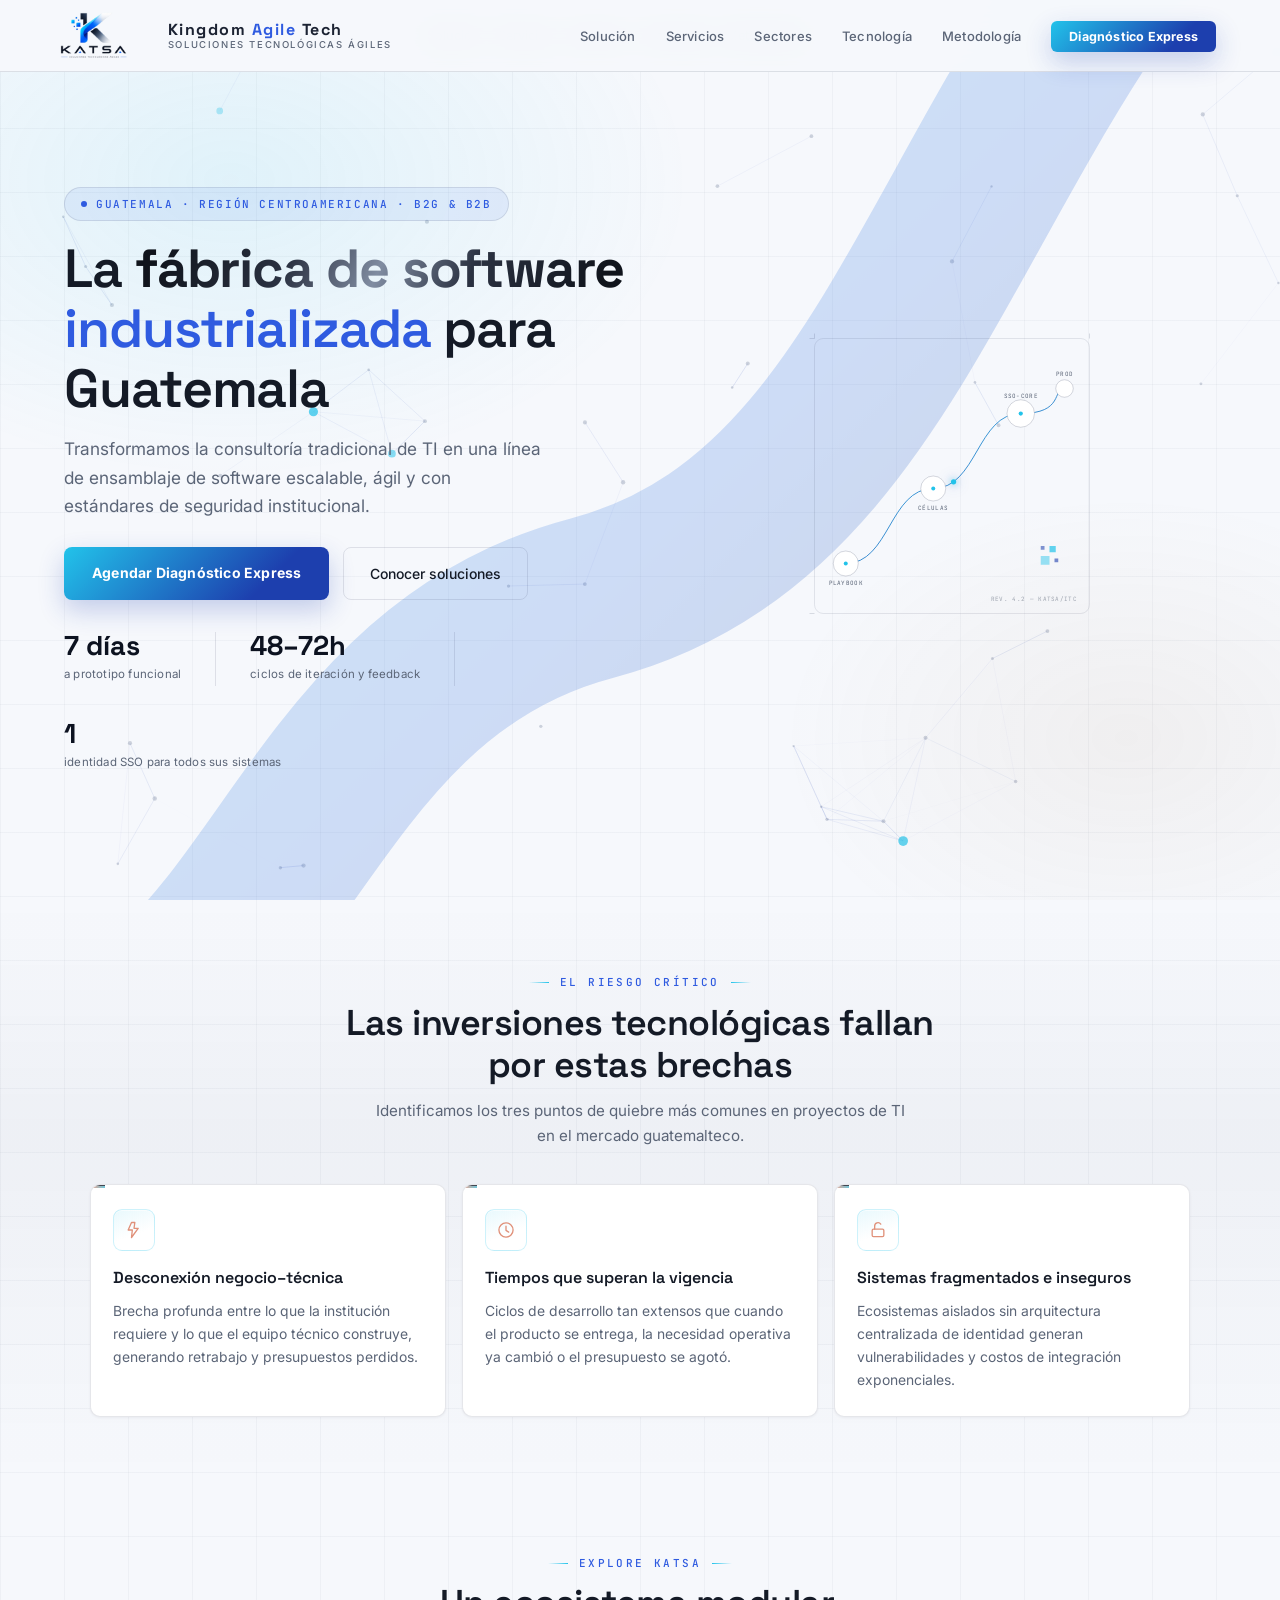
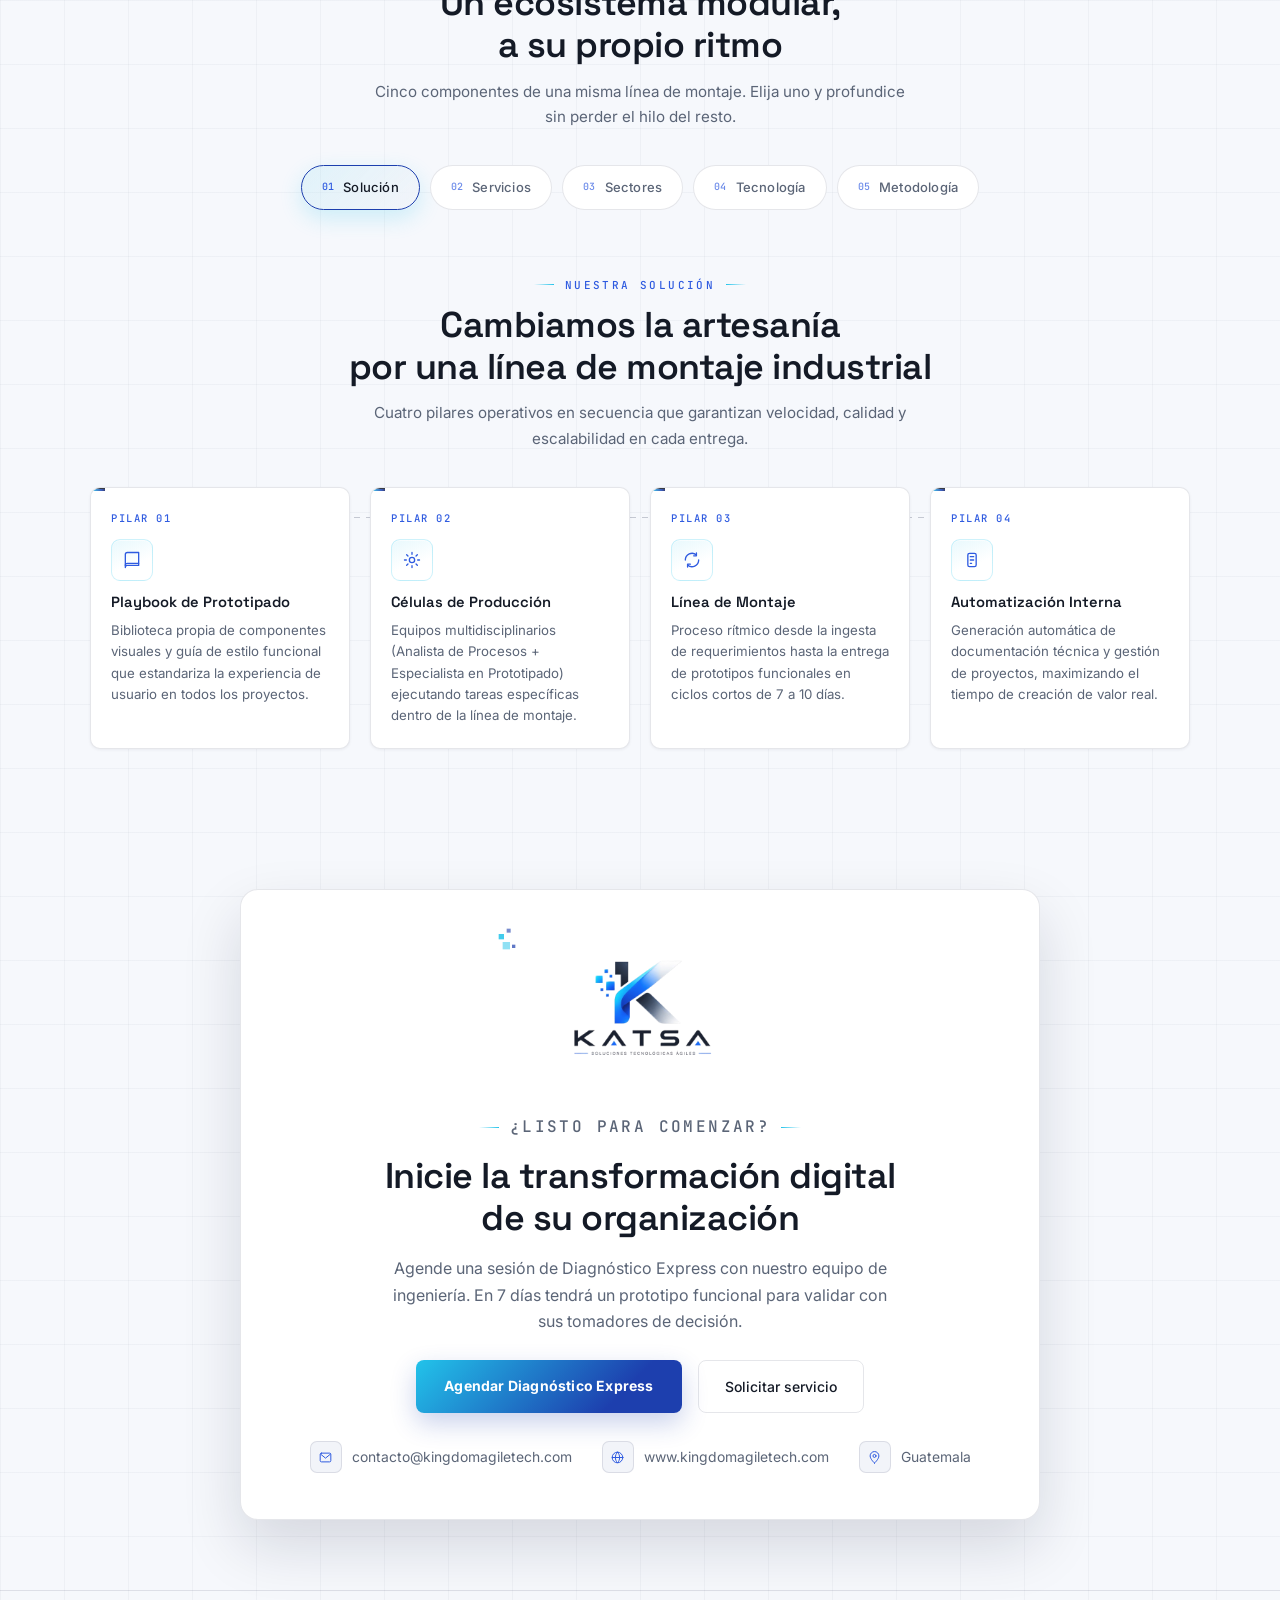
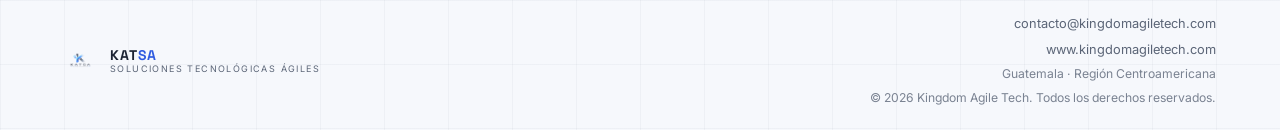
<file: files (3)/index.html>
<!DOCTYPE html>
<html lang="es">
<head>
  <meta charset="UTF-8" />
  <meta name="viewport" content="width=device-width, initial-scale=1.0" />
  <title>KATSA — Soluciones Tecnológicas Ágiles · Guatemala</title>
  <link rel="preconnect" href="https://fonts.googleapis.com" />
  <link rel="preconnect" href="https://fonts.gstatic.com" crossorigin />
  <link href="https://fonts.googleapis.com/css2?family=Space+Grotesk:wght@400;500;600;700&family=Inter:wght@300;400;500;600&family=JetBrains+Mono:wght@400;500&display=swap" rel="stylesheet" />
  <link rel="stylesheet" href="styles.css" />
</head>
<body>

<!-- ── FONDO ANIMADO (circuito / línea de montaje) ── -->
<canvas id="bg-canvas" aria-hidden="true"></canvas>
<div class="grid-spotlight" id="gridSpotlight" aria-hidden="true"></div>

<!-- ── NAV ── -->
<nav>
  <a href="#hero" class="logo-link">
    <img class="logo-img" src="Logo.png"alt="Logo KATSA">
    <div class="logo-text-block">
      <span class="logo-name">Kingdom <span>Agile </span>Tech </span></span>
      <span class="logo-sub">Soluciones Tecnológicas Ágiles</span>
    </div>
  </a>
  <button class="nav-burger" id="navBurger" aria-label="Abrir menú" aria-expanded="false" aria-controls="navList">
    <span></span><span></span><span></span>
  </button>
  <ul id="navList">
    <li><a href="#solucion" class="js-tab-link" data-panel="solucion">Solución</a></li>
    <li><a href="#servicios" class="js-tab-link" data-panel="servicios">Servicios</a></li>
    <li><a href="#sectores" class="js-tab-link" data-panel="sectores">Sectores</a></li>
    <li><a href="#tecnologia" class="js-tab-link" data-panel="tecnologia">Tecnología</a></li>
    <li><a href="#metodologia" class="js-tab-link" data-panel="metodologia">Metodología</a></li>
    <li><a href="#contacto" class="nav-cta js-open-schedule">Diagnóstico Express</a></li>
  </ul>
</nav>

<!-- ── HERO ── -->
<section id="hero">
  <svg class="hero-ribbon" viewBox="0 0 900 900" preserveAspectRatio="xMidYMid slice" aria-hidden="true">
    <defs>
      <linearGradient id="ribbonGradHero" x1="0" y1="0" x2="1" y2="1">
        <stop offset="0%" stop-color="#22c3ea"/>
        <stop offset="55%" stop-color="#2f6fe0"/>
        <stop offset="100%" stop-color="#14205c"/>
      </linearGradient>
    </defs>
    <path d="M 60 820 C 230 820 230 590 420 540 C 610 490 630 260 800 80"
          fill="none" stroke="url(#ribbonGradHero)" stroke-width="100" stroke-linecap="round"/>
  </svg>
  <div class="hero-inner">

    <div class="hero-content">
      <div class="hero-eyebrow">Guatemala · Región Centroamericana · B2G &amp; B2B</div>

      <h1>
        La <span class="metal-text silver">fábrica de software</span>
        <span class="accent">industrializada</span> para Guatemala
      </h1>

      <p class="hero-sub">
        Transformamos la consultoría tradicional de TI en una línea de
        ensamblaje de software escalable, ágil y con estándares de
        seguridad institucional.
      </p>

      <div class="hero-actions">
        <a href="#contacto" class="btn-primary js-open-schedule">Agendar Diagnóstico Express</a>
        <a href="#servicios" class="btn-secondary js-tab-link" data-panel="servicios">Conocer soluciones</a>
      </div>

      <div class="hero-stats">
        <div class="stat-item">
          <span class="stat-num">7 días</span>
          <span class="stat-label">a prototipo funcional</span>
        </div>
        <div class="stat-divider"></div>
        <div class="stat-item">
          <span class="stat-num">48–72h</span>
          <span class="stat-label">ciclos de iteración y feedback</span>
        </div>
        <div class="stat-divider"></div>
        <div class="stat-item">
          <span class="stat-num">1</span>
          <span class="stat-label">identidad SSO para todos sus sistemas</span>
        </div>
      </div>
    </div>

    <!-- Diagrama esquemático: línea de montaje, en clave de plano técnico -->
    <div class="hero-diagram" aria-hidden="true">
      <svg viewBox="0 0 480 480">
        <defs>
          <linearGradient id="lineGrad" x1="0" y1="0" x2="1" y2="1">
            <stop offset="0%" stop-color="#22c3ea"/>
            <stop offset="100%" stop-color="#1d3fae"/>
          </linearGradient>
        </defs>

        <rect class="diagram-frame" x="20" y="20" width="440" height="440" rx="14"/>
        <!-- tick marks tipo regla de plano -->
        <g class="diagram-tick">
          <line x1="20" y1="12" x2="20" y2="20"/>
          <line x1="460" y1="12" x2="460" y2="20"/>
          <line x1="12" y1="20" x2="20" y2="20"/>
          <line x1="12" y1="460" x2="20" y2="460"/>
        </g>

        <!-- ruta de ensamblaje -->
        <path class="diagram-path" d="M 70 380 C 140 380, 140 260, 210 260 S 280 140, 350 140 S 400 100, 420 100"/>

        <!-- unidad viajando por la línea de montaje -->
        <circle class="diagram-runner" r="4.2">
          <animateMotion dur="4.5s" repeatCount="indefinite"
            path="M 70 380 C 140 380, 140 260, 210 260 S 280 140, 350 140 S 400 100, 420 100" />
          <animate attributeName="opacity" values="0;1;1;0" keyTimes="0;0.06;0.9;1" dur="4.5s" repeatCount="indefinite" />
        </circle>

        <!-- nodo 1: playbook -->
        <circle class="diagram-node-ring" cx="70" cy="380" r="20"/>
        <circle class="diagram-node-dot pulse-node d1" cx="70" cy="380" r="3.2"/>
        <text class="diagram-label" x="70" y="415" text-anchor="middle">PLAYBOOK</text>

        <!-- nodo 2: células -->
        <circle class="diagram-node-ring" cx="210" cy="260" r="20"/>
        <circle class="diagram-node-dot pulse-node d2" cx="210" cy="260" r="3.2"/>
        <text class="diagram-label" x="210" y="295" text-anchor="middle">CÉLULAS</text>

        <!-- nodo 3: SSO core -->
        <circle class="diagram-node-ring" cx="350" cy="140" r="22"/>
        <circle class="diagram-node-dot pulse-node d3" cx="350" cy="140" r="3.4"/>
        <text class="diagram-label" x="350" y="115" text-anchor="middle">SSO-CORE</text>

        <!-- nodo 4: producción -->
        <circle class="diagram-node-ring" cx="420" cy="100" r="14"/>
        <text class="diagram-label" x="420" y="80" text-anchor="middle">PROD</text>

        <!-- micro grid de puntos, eco del logo -->
        <g>
          <rect x="382" y="352" width="6" height="6" fill="#1d3fae" opacity="0.55"/>
          <rect x="396" y="352" width="10" height="10" fill="#22c3ea" opacity="0.7"/>
          <rect x="382" y="368" width="14" height="14" fill="#22c3ea" opacity="0.45"/>
          <rect x="404" y="372" width="6" height="6" fill="#1d3fae" opacity="0.6"/>
        </g>

        <text class="diagram-label" x="440" y="440" text-anchor="end" style="opacity:.55">REV. 4.2 — KATSA/ITC</text>
      </svg>
    </div>

  </div>
</section>

<!-- ── PROBLEMA ── -->
<section id="problema">
  <div class="section-header">
    <p class="eyebrow">El Riesgo Crítico</p>
    <h2>Las inversiones tecnológicas fallan<br />por estas brechas</h2>
    <p class="section-desc">Identificamos los tres puntos de quiebre más comunes en proyectos de TI en el mercado guatemalteco.</p>
  </div>
  <div class="problems-grid">
    <div class="problem-card blueprint">
      <div class="icon-chip tone-alert">
        <svg viewBox="0 0 24 24" stroke-width="1.6" stroke-linecap="round" stroke-linejoin="round"><path d="M9 3 5 12h5l-1 9 8-11h-5l1-7Z"/></svg>
      </div>
      <h3>Desconexión negocio–técnica</h3>
      <p>Brecha profunda entre lo que la institución requiere y lo que el equipo técnico construye, generando retrabajo y presupuestos perdidos.</p>
    </div>
    <div class="problem-card blueprint">
      <div class="icon-chip tone-alert">
        <svg viewBox="0 0 24 24" stroke-width="1.6" stroke-linecap="round" stroke-linejoin="round"><circle cx="12" cy="12" r="8.5"/><path d="M12 7.5v5l3.2 2"/></svg>
      </div>
      <h3>Tiempos que superan la vigencia</h3>
      <p>Ciclos de desarrollo tan extensos que cuando el producto se entrega, la necesidad operativa ya cambió o el presupuesto se agotó.</p>
    </div>
    <div class="problem-card blueprint">
      <div class="icon-chip tone-alert">
        <svg viewBox="0 0 24 24" stroke-width="1.6" stroke-linecap="round" stroke-linejoin="round"><rect x="5" y="11" width="14" height="9" rx="1.6"/><path d="M8 11V7.5A4 4 0 0 1 15.3 5"/></svg>
      </div>
      <h3>Sistemas fragmentados e inseguros</h3>
      <p>Ecosistemas aislados sin arquitectura centralizada de identidad generan vulnerabilidades y costos de integración exponenciales.</p>
    </div>
  </div>
</section>

<!-- ── EXPLORAR (sistema de pestañas) ── -->
<section id="explorar" class="tabs-wrapper">
  <div class="section-header">
    <p class="eyebrow">Explore KATSA</p>
    <h2>Un ecosistema modular,<br />a su propio ritmo</h2>
    <p class="section-desc">Cinco componentes de una misma línea de montaje. Elija uno y profundice sin perder el hilo del resto.</p>
  </div>

  <div class="tabs-nav" role="tablist" aria-label="Secciones de la solución">
    <button class="tab-btn is-active" role="tab" aria-selected="true" aria-controls="solucion" data-panel="solucion">
      <span class="tab-btn-index">01</span>Solución
    </button>
    <button class="tab-btn" role="tab" aria-selected="false" aria-controls="servicios" data-panel="servicios">
      <span class="tab-btn-index">02</span>Servicios
    </button>
    <button class="tab-btn" role="tab" aria-selected="false" aria-controls="sectores" data-panel="sectores">
      <span class="tab-btn-index">03</span>Sectores
    </button>
    <button class="tab-btn" role="tab" aria-selected="false" aria-controls="tecnologia" data-panel="tecnologia">
      <span class="tab-btn-index">04</span>Tecnología
    </button>
    <button class="tab-btn" role="tab" aria-selected="false" aria-controls="metodologia" data-panel="metodologia">
      <span class="tab-btn-index">05</span>Metodología
    </button>
  </div>

  <div class="build-bar" id="buildBar" aria-hidden="true"><span></span></div>

  <div class="tabs-panels">

  <!-- ── SOLUCIÓN ── -->
  <div id="solucion" class="tab-panel is-active" role="tabpanel" aria-labelledby="solucion" tabindex="0">
  <div class="section-header">
    <p class="eyebrow">Nuestra Solución</p>
    <h2>Cambiamos la artesanía<br />por una línea de montaje industrial</h2>
    <p class="section-desc">Cuatro pilares operativos en secuencia que garantizan velocidad, calidad y escalabilidad en cada entrega.</p>
  </div>
  <div class="assembly-container">
    <div class="assembly-track">
      <div class="pillar-card blueprint stagger-card">
        <div class="pillar-num">Pilar 01</div>
        <div class="icon-chip">
          <svg viewBox="0 0 24 24" stroke-width="1.6" stroke-linecap="round" stroke-linejoin="round"><path d="M4 5.5A2.5 2.5 0 0 1 6.5 3H20v15.5H6.5A2.5 2.5 0 0 0 4 21V5.5Z"/><path d="M4 18.5A2.5 2.5 0 0 1 6.5 16H20"/></svg>
        </div>
        <h3>Playbook de Prototipado</h3>
        <p>Biblioteca propia de componentes visuales y guía de estilo funcional que estandariza la experiencia de usuario en todos los proyectos.</p>
      </div>
      <div class="pillar-card blueprint stagger-card">
        <div class="pillar-num">Pilar 02</div>
        <div class="icon-chip">
          <svg viewBox="0 0 24 24" stroke-width="1.6" stroke-linecap="round" stroke-linejoin="round"><circle cx="12" cy="12" r="3.2"/><path d="M12 3v2.2M12 18.8V21M21 12h-2.2M5.2 12H3M18.4 5.6l-1.55 1.55M7.15 16.85 5.6 18.4M18.4 18.4l-1.55-1.55M7.15 7.15 5.6 5.6"/></svg>
        </div>
        <h3>Células de Producción</h3>
        <p>Equipos multidisciplinarios (Analista de Procesos + Especialista en Prototipado) ejecutando tareas específicas dentro de la línea de montaje.</p>
      </div>
      <div class="pillar-card blueprint stagger-card">
        <div class="pillar-num">Pilar 03</div>
        <div class="icon-chip">
          <svg viewBox="0 0 24 24" stroke-width="1.6" stroke-linecap="round" stroke-linejoin="round"><path d="M4 12a8 8 0 0 1 13.3-6M20 12a8 8 0 0 1-13.3 6"/><path d="M17.3 3.5v3.5H14M6.7 20.5V17H10"/></svg>
        </div>
        <h3>Línea de Montaje</h3>
        <p>Proceso rítmico desde la ingesta de requerimientos hasta la entrega de prototipos funcionales en ciclos cortos de 7 a 10 días.</p>
      </div>
      <div class="pillar-card blueprint stagger-card">
        <div class="pillar-num">Pilar 04</div>
        <div class="icon-chip">
          <svg viewBox="0 0 24 24" stroke-width="1.6" stroke-linecap="round" stroke-linejoin="round"><rect x="7" y="4" width="10" height="16" rx="2"/><path d="M10 8h4M10 12h4M10 16h1.5"/></svg>
        </div>
        <h3>Automatización Interna</h3>
        <p>Generación automática de documentación técnica y gestión de proyectos, maximizando el tiempo de creación de valor real.</p>
      </div>
    </div>
  </div>
  </div><!-- /#solucion -->

  <!-- ── SERVICIOS ── -->
  <div id="servicios" class="tab-panel" role="tabpanel" aria-labelledby="servicios" tabindex="0" hidden>
  <div class="section-header">
    <p class="eyebrow">Catálogo MVP</p>
    <h2>Servicios modulares<br />listos para desplegar</h2>
    <p class="section-desc">Cuatro ofertas de alto impacto, diseñadas para generar valor medible desde la primera semana de colaboración.</p>
  </div>
  <div class="services-grid">
    <div class="service-card blueprint stagger-card">
      <div class="icon-chip">
        <svg viewBox="0 0 24 24" stroke-width="1.6" stroke-linecap="round" stroke-linejoin="round"><circle cx="12" cy="12" r="8.5"/><circle cx="12" cy="12" r="4.2"/><circle cx="12" cy="12" r=".6" fill="currentColor"/></svg>
      </div>
      <h3>Diagnóstico Express</h3>
      <p>Prototipo interactivo y clicable en una semana para validación de stakeholders, antes de comprometer presupuestos significativos.</p>
      <span class="service-tag">7 días</span>
    </div>
    <div class="service-card blueprint stagger-card">
      <div class="icon-chip">
        <svg viewBox="0 0 24 24" stroke-width="1.6" stroke-linecap="round" stroke-linejoin="round"><path d="M4 7h11l-2.5-2.5M4 7l2.5 2.5"/><path d="M20 17H9l2.5 2.5M20 17l-2.5-2.5"/></svg>
      </div>
      <h3>Automatización de Flujos</h3>
      <p>Digitalización de procesos críticos de aprobación y captura de datos. Web y Móvil con capacidad Offline-first para entornos de conectividad limitada.</p>
      <span class="service-tag">Web &amp; Móvil</span>
    </div>
    <div class="service-card blueprint stagger-card">
      <div class="icon-chip">
        <svg viewBox="0 0 24 24" stroke-width="1.6" stroke-linecap="round" stroke-linejoin="round"><rect x="5" y="11" width="14" height="9" rx="1.6"/><path d="M8 11V7.5a4 4 0 0 1 8 0V11"/></svg>
      </div>
      <h3>SSO-as-a-Service</h3>
      <p>Infraestructura de identidad centralizada mediante Keycloak u OpenIddict. Un único punto de autenticación para todos sus sistemas y aplicaciones.</p>
      <span class="service-tag">Seguridad</span>
    </div>
    <div class="service-card blueprint stagger-card">
      <div class="icon-chip">
        <svg viewBox="0 0 24 24" stroke-width="1.6" stroke-linecap="round" stroke-linejoin="round"><path d="M4 20V10l8-5 8 5v10"/><path d="M4 20h16M9 20v-6h6v6"/></svg>
      </div>
      <h3>Células de Desarrollo Continuo</h3>
      <p>El brazo de innovación externo de su organización. Equipos dedicados para evolución tecnológica continua, sin la carga de nómina fija de IT.</p>
      <span class="service-tag">Suscripción</span>
    </div>
  </div>
  </div><!-- /#servicios -->

  <!-- ── SECTORES ── -->
  <div id="sectores" class="tab-panel" role="tabpanel" aria-labelledby="sectores" tabindex="0" hidden>
  <div class="section-header">
    <p class="eyebrow">Adaptabilidad Estratégica</p>
    <h2>Soluciones B2G y B2B</h2>
    <p class="section-desc">Dos modelos diferenciados para atender con precisión las necesidades del sector gobierno y del sector privado.</p>
  </div>
  <div class="sectores-grid">
    <div class="sector-card gobierno blueprint stagger-card">
      <div class="sector-label">Sector Gobierno · B2G</div>
      <h3>Modernización institucional y transparencia</h3>
      <div class="sector-item"><div class="sector-dot"></div><div><strong>Enfoque</strong><span>Transparencia, auditabilidad y solidez institucional en cada entregable.</span></div></div>
      <div class="sector-item"><div class="sector-dot"></div><div><strong>Entregables</strong><span>Formulación técnica de TDRs y proyectos cerrados que superan auditorías.</span></div></div>
      <div class="sector-item"><div class="sector-dot"></div><div><strong>Garantía</strong><span>Trazabilidad completa e independencia de sistemas legados.</span></div></div>
      <div class="sector-item"><div class="sector-dot"></div><div><strong>Impacto</strong><span>Reducción de riesgos de auditoría y certeza en la ejecución presupuestaria.</span></div></div>
    </div>
    <div class="sector-card privado blueprint stagger-card">
      <div class="sector-label">Sector Privado · B2B</div>
      <h3>Eficiencia operativa y retorno de inversión</h3>
      <div class="sector-item"><div class="sector-dot"></div><div><strong>Enfoque</strong><span>ROI medible, velocidad de entrega y eficiencia operativa continua.</span></div></div>
      <div class="sector-item"><div class="sector-dot"></div><div><strong>Modelo</strong><span>Suscripción mensual que actúa como brazo de innovación tecnológica externa.</span></div></div>
      <div class="sector-item"><div class="sector-dot"></div><div><strong>Garantía</strong><span>Iteraciones y feedback continuo cada 48 a 72 horas.</span></div></div>
      <div class="sector-item"><div class="sector-dot"></div><div><strong>Impacto</strong><span>Automatización constante de procesos críticos sin carga de IT interno.</span></div></div>
    </div>
  </div>
  </div><!-- /#sectores -->

  <!-- ── TECNOLOGÍA ── -->
  <div id="tecnologia" class="tab-panel" role="tabpanel" aria-labelledby="tecnologia" tabindex="0" hidden>
  <div class="tech-wrapper">
    <div class="tech-content stagger-card">
      <p class="eyebrow">Diferenciador Técnico</p>
      <h2>Seguridad e identidad<br />de nivel institucional</h2>
      <p>Dominio especializado en <strong>Keycloak</strong> y <strong>OpenIddict</strong> para orquestar arquitecturas de autenticación y autorización unificadas. Integramos ecosistemas fragmentados bajo un único punto de control.</p>
      <div class="tech-features">
        <div class="tech-feature stagger-card">
          <div class="tech-feature-icon"><svg viewBox="0 0 24 24" stroke-width="1.6" stroke-linecap="round" stroke-linejoin="round"><path d="M12 3 4.5 6v6c0 5 3.2 8.3 7.5 9 4.3-.7 7.5-4 7.5-9V6L12 3Z"/></svg></div>
          <div class="tech-feature-text"><strong>Single Sign-On Centralizado</strong><span>Un usuario, una identidad para todos los sistemas de su organización.</span></div>
        </div>
        <div class="tech-feature stagger-card">
          <div class="tech-feature-icon"><svg viewBox="0 0 24 24" stroke-width="1.6" stroke-linecap="round" stroke-linejoin="round"><path d="M7 3.5h10v17H7z"/><path d="M9.5 3.5V2h5v1.5M9 9l2 2 4-4"/></svg></div>
          <div class="tech-feature-text"><strong>Cumplimiento normativo</strong><span>Arquitecturas que cumplen con normas de ciberseguridad del sector público guatemalteco.</span></div>
        </div>
        <div class="tech-feature stagger-card">
          <div class="tech-feature-icon"><svg viewBox="0 0 24 24" stroke-width="1.6" stroke-linecap="round" stroke-linejoin="round"><path d="M9 7 4 12l5 5M15 7l5 5-5 5"/></svg></div>
          <div class="tech-feature-text"><strong>Integración de sistemas legados</strong><span>Conectamos sus aplicaciones existentes sin migración completa.</span></div>
        </div>
        <div class="tech-feature stagger-card">
          <div class="tech-feature-icon"><svg viewBox="0 0 24 24" stroke-width="1.6" stroke-linecap="round" stroke-linejoin="round"><path d="M4 20V4M4 20h16"/><rect x="7" y="12" width="3" height="8"/><rect x="12.5" y="8" width="3" height="12"/><rect x="18" y="15" width="3" height="5"/></svg></div>
          <div class="tech-feature-text"><strong>Auditoría y trazabilidad</strong><span>Registro completo de accesos para reportes institucionales y de cumplimiento.</span></div>
        </div>
      </div>
    </div>
    <div class="sso-diagram stagger-card">
      <div class="sso-center">SSO<br />Core</div>
      <div class="sso-nodes">
        <div class="sso-node"><div class="sso-node-dot"></div>Portal Web</div>
        <div class="sso-node"><div class="sso-node-dot"></div>App Móvil</div>
        <div class="sso-node" style="--dot-color:var(--bronze)"><div class="sso-node-dot" style="background:var(--bronze)"></div>Sistema ERP</div>
        <div class="sso-node"><div class="sso-node-dot"></div>API Interna</div>
        <div class="sso-node"><div class="sso-node-dot" style="background:var(--bronze)"></div>Gov Services</div>
        <div class="sso-node"><div class="sso-node-dot"></div>Reportería</div>
      </div>
    </div>
  </div>
  </div>

  <!-- ── METODOLOGÍA (roadmap) ── -->
  <div id="metodologia" class="tab-panel" role="tabpanel" aria-labelledby="metodologia" tabindex="0" hidden>
  <div class="section-header">
    <p class="eyebrow">Metodología de Acompañamiento</p>
    <h2>De la visión al despliegue<br />en tres fases auditables</h2>
    <p class="section-desc">Cada fase entrega artefactos concretos y verificables. Su organización siempre sabe en qué punto estamos.</p>
  </div>
  <div class="roadmap-track">
    <div class="phase-card blueprint stagger-card">
      <div class="phase-num">1</div>
      <h3>Cimentación</h3>
      <ul>
        <li>Definición de arquitectura base</li>
        <li>Playbook v1.0</li>
        <li>Prototipo funcional inicial</li>
        <li>Configuración SSO Core</li>
      </ul>
    </div>
    <div class="phase-card blueprint stagger-card">
      <div class="phase-num">2</div>
      <h3>Ejecución Ágil</h3>
      <ul>
        <li>Sprints de 2 semanas</li>
        <li>Entregables funcionales auditables</li>
        <li>Iteraciones cada 48–72 horas</li>
        <li>Validación con stakeholders</li>
      </ul>
    </div>
    <div class="phase-card blueprint stagger-card">
      <div class="phase-num">3</div>
      <h3>Estabilización y Despliegue</h3>
      <ul>
        <li>Pruebas QA certificadas</li>
        <li>Documentación técnica de TDRs</li>
        <li>Pase a producción supervisado</li>
        <li>Transferencia de conocimiento</li>
      </ul>
    </div>
  </div>
  </div><!-- /#metodologia -->

  </div><!-- /.tabs-panels -->
</section><!-- /#explorar -->

<!-- ── CTA ── -->
<section id="contacto">
  <div class="cta-box blueprint">
    <div class="cta-logo-wrap">
      <img class="cta-logo" src="Logo.png" alt="KATSA" />
      <svg class="cta-pixels" viewBox="0 0 60 60" aria-hidden="true">
        <rect x="4" y="18" width="8" height="8" fill="#22c3ea" opacity="0.85"/>
        <rect x="16" y="10" width="6" height="6" fill="#1d3fae" opacity="0.6"/>
        <rect x="10" y="30" width="11" height="11" fill="#22c3ea" opacity="0.5"/>
        <rect x="24" y="34" width="5" height="5" fill="#1d3fae" opacity="0.7"/>
      </svg>
    </div>
    <p class="eyebrow" style="margin-bottom:14px;">¿Listo para comenzar?</p>
    <h2>Inicie la transformación digital<br />de su organización</h2>
    <p>Agende una sesión de Diagnóstico Express con nuestro equipo de ingeniería. En 7 días tendrá un prototipo funcional para validar con sus tomadores de decisión.</p>
    <div class="cta-actions">
      <a href="#contacto" class="btn-primary js-open-schedule">Agendar Diagnóstico Express</a>
      <a href="#contacto" class="btn-secondary js-open-schedule">Solicitar servicio</a>
    </div>
    <div class="contact-info">
      <div class="contact-item">
        <div class="contact-icon"><svg viewBox="0 0 24 24" stroke-width="1.6" stroke-linecap="round" stroke-linejoin="round"><rect x="3.5" y="5" width="17" height="14" rx="2"/><path d="m4 6.5 8 6.5 8-6.5"/></svg></div>
        <a href="mailto:contacto@kingdomagiletech.com">contacto@kingdomagiletech.com</a>
      </div>
      <div class="contact-item">
        <div class="contact-icon"><svg viewBox="0 0 24 24" stroke-width="1.6" stroke-linecap="round" stroke-linejoin="round"><circle cx="12" cy="12" r="8.5"/><path d="M3.5 12h17M12 3.5c2.2 2.3 3.4 5.3 3.4 8.5s-1.2 6.2-3.4 8.5c-2.2-2.3-3.4-5.3-3.4-8.5S9.8 5.8 12 3.5Z"/></svg></div>
        <a href="https://www.kingdomagiletech.com" target="_blank">www.kingdomagiletech.com</a>
      </div>
      <div class="contact-item">
        <div class="contact-icon"><svg viewBox="0 0 24 24" stroke-width="1.6" stroke-linecap="round" stroke-linejoin="round"><path d="M12 21s7-6.4 7-11.5A7 7 0 0 0 5 9.5C5 14.6 12 21 12 21Z"/><circle cx="12" cy="9.5" r="2.4"/></svg></div>
        <span>Guatemala</span>
      </div>
    </div>
  </div>
</section>

<!-- ── SERVICE SCHEDULING MODAL ── -->
<div class="schedule-modal" id="scheduleModal" aria-hidden="true">
  <div class="schedule-dialog" role="dialog" aria-modal="true" aria-labelledby="scheduleTitle">
    <button type="button" class="schedule-close" id="scheduleClose" aria-label="Cerrar formulario">&times;</button>

    <div class="schedule-kicker">Agendamiento de servicio</div>
    <h2 id="scheduleTitle">Programe una sesión con KATSA</h2>
    <p class="schedule-subtitle">Complete sus datos, seleccione el servicio que necesita y el día y hora de su preferencia.</p>

    <form id="scheduleForm">
      <div class="schedule-grid">
        <div class="schedule-field full">
          <label for="scheduleName">Nombre completo</label>
          <input type="text" id="scheduleName" name="name" placeholder="Ej. Juan Pérez" autocomplete="name" required>
        </div>

        <div class="schedule-field">
          <label for="scheduleEmail">Correo electrónico</label>
          <input type="email" id="scheduleEmail" name="email" placeholder="nombre@empresa.com" autocomplete="email" required>
        </div>

        <div class="schedule-field">
          <label for="schedulePhone">Número de teléfono</label>
          <input type="tel" id="schedulePhone" name="phone" placeholder="+502 0000-0000" autocomplete="tel" required>
        </div>

        <div class="schedule-field full">
          <label for="scheduleService">Servicio requerido</label>
          <select id="scheduleService" name="service" required>
            <option value="" selected disabled>Seleccione un servicio</option>
            <option value="Diagnóstico Express">Diagnóstico Express</option>
            <option value="Automatización de Flujos">Automatización de Flujos</option>
            <option value="SSO-as-a-Service">SSO-as-a-Service</option>
            <option value="Células de Desarrollo Continuo">Células de Desarrollo Continuo</option>
          </select>
        </div>

        <div class="schedule-field">
          <label for="scheduleDate">Fecha del servicio</label>
          <input type="date" id="scheduleDate" name="date" required>
        </div>

        <div class="schedule-field">
          <label for="scheduleTime">Hora preferida</label>
          <input type="time" id="scheduleTime" name="time" min="08:00" max="18:00" required>
        </div>
      </div>

      <div class="schedule-note">Horario de referencia: lunes a viernes, de 8:00 a. m. a 6:00 p. m. La solicitud queda sujeta a confirmación del equipo.</div>

      <div class="schedule-actions">
        <button type="button" class="schedule-cancel" id="scheduleCancel">Cancelar</button>
        <button type="submit" class="schedule-submit">Solicitar agendamiento</button>
      </div>

      <div class="schedule-success" id="scheduleSuccess" role="status"></div>
    </form>
  </div>
</div>


<!-- ── FOOTER ── -->
<footer>
  <div class="footer-left">
    <img class="footer-logo" src="Logo.png" alt="KATSA" />
    <div class="footer-text">
      <span class="footer-name">KAT<span>SA</span></span>
      <span class="footer-sub">Soluciones Tecnológicas Ágiles</span>
    </div>
  </div>
  <div class="footer-center">
    <nav class="footer-nav">
      <a href="#solucion" class="js-tab-link" data-panel="solucion">Solución</a>
      <a href="#servicios" class="js-tab-link" data-panel="servicios">Servicios</a>
      <a href="#sectores" class="js-tab-link" data-panel="sectores">Sectores</a>
      <a href="#tecnologia" class="js-tab-link" data-panel="tecnologia">Tecnología</a>
      <a href="#metodologia" class="js-tab-link" data-panel="metodologia">Metodología</a>
    </nav>
  </div>
  <div class="footer-right">
    <a href="mailto:contacto@kingdomagiletech.com">contacto@kingdomagiletech.com</a>
    <a href="https://www.kingdomagiletech.com" target="_blank">www.kingdomagiletech.com</a>
    <p>Guatemala · Región Centroamericana</p>
    <p>&copy; 2026 Kingdom Agile Tech. Todos los derechos reservados.</p>
  </div>
</footer>

<script>
(function () {
  const modal = document.getElementById('scheduleModal');
  const form = document.getElementById('scheduleForm');
  const closeBtn = document.getElementById('scheduleClose');
  const cancelBtn = document.getElementById('scheduleCancel');
  const success = document.getElementById('scheduleSuccess');
  const dateInput = document.getElementById('scheduleDate');
  const openButtons = document.querySelectorAll('.js-open-schedule');

  if (!modal || !form) return;

  function todayISO() {
    const now = new Date();
    const offset = now.getTimezoneOffset();
    return new Date(now.getTime() - offset * 60000).toISOString().slice(0, 10);
  }

  dateInput.min = todayISO();

  function openModal() {
    modal.classList.add('is-open');
    modal.setAttribute('aria-hidden', 'false');
    document.body.classList.add('modal-open');
    success.style.display = 'none';
    success.innerHTML = '';
    setTimeout(() => document.getElementById('scheduleName').focus(), 50);
  }

  function closeModal() {
    modal.classList.remove('is-open');
    modal.setAttribute('aria-hidden', 'true');
    document.body.classList.remove('modal-open');
  }

  openButtons.forEach(button => {
    button.addEventListener('click', function (event) {
      event.preventDefault();
      openModal();
    });
  });

  closeBtn.addEventListener('click', closeModal);
  cancelBtn.addEventListener('click', closeModal);

  modal.addEventListener('click', function (event) {
    if (event.target === modal) closeModal();
  });

  document.addEventListener('keydown', function (event) {
    if (event.key === 'Escape' && modal.classList.contains('is-open')) closeModal();
  });

  form.addEventListener('submit', function (event) {
    event.preventDefault();
    if (!form.checkValidity()) { form.reportValidity(); return; }

    const data = new FormData(form);
    const name = data.get('name');
    const service = data.get('service');
    const date = new Date(data.get('date') + 'T00:00:00');
    const formattedDate = date.toLocaleDateString('es-GT', {
      weekday: 'long', year: 'numeric', month: 'long', day: 'numeric'
    });

    success.innerHTML = '<strong>Solicitud recibida.</strong><br>' +
      'Gracias, ' + name + '. Registramos su solicitud para <strong>' + service +
      '</strong> el <strong>' + formattedDate + '</strong> a las <strong>' +
      data.get('time') + '</strong>. El equipo deberá confirmar la disponibilidad.';
    success.style.display = 'block';
    form.reset();
    dateInput.min = todayISO();
  });
})();
</script>

<!-- ── SISTEMA DE PESTAÑAS ── -->
<script>
(function () {
  const panels   = document.querySelectorAll('.tab-panel');
  const tabBtns  = document.querySelectorAll('.tabs-nav .tab-btn');
  const tabLinks = document.querySelectorAll('.js-tab-link');
  const explorar = document.getElementById('explorar');
  const burger   = document.getElementById('navBurger');
  const navList  = document.getElementById('navList');
  const buildBar = document.getElementById('buildBar');

  const validPanels = new Set(Array.from(panels).map(p => p.id));
  let firstRun = true;

  function activate(panelId, opts) {
    opts = opts || {};
    if (!validPanels.has(panelId)) return;

    panels.forEach(panel => {
      const isTarget = panel.id === panelId;
      panel.hidden = !isTarget;
      panel.classList.toggle('is-active', isTarget);
    });

    tabBtns.forEach(btn => {
      const isTarget = btn.dataset.panel === panelId;
      btn.classList.toggle('is-active', isTarget);
      btn.setAttribute('aria-selected', isTarget ? 'true' : 'false');
    });

    tabLinks.forEach(link => link.classList.toggle('is-active', link.dataset.panel === panelId));

    if (history.replaceState) {
      history.replaceState(null, '', '#' + panelId);
    }

    if (buildBar && !firstRun) {
      buildBar.classList.remove('is-running');
      void buildBar.offsetWidth; // reflow para reiniciar la animación
      buildBar.classList.add('is-running');
      setTimeout(() => buildBar.classList.remove('is-running'), 600);
    }
    firstRun = false;

    if (opts.scroll !== false && explorar) {
      const navH = 90;
      const top = explorar.getBoundingClientRect().top + window.pageYOffset - navH;
      window.scrollTo({ top, behavior: 'smooth' });
    }

    if (navList && navList.classList.contains('is-open')) closeMenu();
  }

  tabBtns.forEach(btn => {
    btn.addEventListener('click', () => activate(btn.dataset.panel, { scroll: false }));
  });

  tabLinks.forEach(link => {
    link.addEventListener('click', (e) => {
      e.preventDefault();
      activate(link.dataset.panel);
    });
  });

  // deep-link inicial (ej. sitio.com/#servicios)
  const initial = (location.hash || '').replace('#', '');
  if (validPanels.has(initial)) activate(initial, { scroll: false });

  // ── menú móvil ──
  function openMenu() {
    navList.classList.add('is-open');
    burger.setAttribute('aria-expanded', 'true');
  }
  function closeMenu() {
    navList.classList.remove('is-open');
    burger.setAttribute('aria-expanded', 'false');
  }
  if (burger && navList) {
    burger.addEventListener('click', () => {
      navList.classList.contains('is-open') ? closeMenu() : openMenu();
    });
    navList.querySelectorAll('a').forEach(a => a.addEventListener('click', () => {
      if (!a.classList.contains('js-tab-link')) closeMenu();
    }));
  }
})();
</script>

<!-- ── SPOTLIGHT DE CURSOR SOBRE LA GRILLA ── -->
<script>
(function () {
  const spot = document.getElementById('gridSpotlight');
  if (!spot) return;
  const canHover = window.matchMedia('(hover: hover) and (pointer: fine)').matches;
  if (!canHover) return;

  let hideT;
  window.addEventListener('mousemove', (e) => {
    spot.style.setProperty('--sx', e.clientX + 'px');
    spot.style.setProperty('--sy', e.clientY + 'px');
    spot.classList.add('is-active');
    clearTimeout(hideT);
    hideT = setTimeout(() => spot.classList.remove('is-active'), 2200);
  }, { passive: true });

  document.addEventListener('mouseleave', () => spot.classList.remove('is-active'));
})();
</script>

<!-- ── FONDO ANIMADO: circuito / línea de montaje ── -->
<script>
(function () {
  const canvas = document.getElementById('bg-canvas');
  if (!canvas) return;
  const ctx = canvas.getContext('2d');
  const reduceMotion = window.matchMedia('(prefers-reduced-motion: reduce)').matches;
  const canParallax = window.matchMedia('(hover: hover) and (pointer: fine)').matches;

  let W, H, DPR;
  let nodes = [];
  let squares = [];
  let packets = [];
  let running = true;
  let rafId = null;

  let targetPX = 0, targetPY = 0, curPX = 0, curPY = 0;

  const CYAN_LIGHT = [34, 195, 234];
  const CYAN       = [29, 63, 174];
  const SILVER     = [92, 106, 138];
  const BRONZE     = [147, 96, 44];

  function rgba(rgb, a) { return 'rgba(' + rgb[0] + ',' + rgb[1] + ',' + rgb[2] + ',' + a + ')'; }
  function lerp(a, b, t) { return a + (b - a) * t; }

  function nodeCount() {
    const area = window.innerWidth * window.innerHeight;
    return Math.max(26, Math.min(70, Math.round(area / 26000)));
  }

  function resize() {
    DPR = Math.min(window.devicePixelRatio || 1, 2);
    W = window.innerWidth;
    H = window.innerHeight;
    canvas.width = W * DPR;
    canvas.height = H * DPR;
    canvas.style.width = W + 'px';
    canvas.style.height = H + 'px';
    ctx.setTransform(DPR, 0, 0, DPR, 0, 0);
  }

  function initNodes() {
    const n = nodeCount();
    nodes = [];
    for (let i = 0; i < n; i++) {
      const isHub = i % 9 === 0;
      nodes.push({
        x: Math.random() * W,
        y: Math.random() * H,
        vx: (Math.random() - 0.5) * 0.14,
        vy: (Math.random() - 0.5) * 0.14,
        r: isHub ? (2.4 + Math.random() * 1.2) : (1.1 + Math.random() * 1.1),
        hub: isHub,
        pulse: Math.random() * Math.PI * 2,
        color: isHub ? (Math.random() < 0.75 ? CYAN_LIGHT : BRONZE) : SILVER
      });
    }
  }

  function initSquares() {
    const n = Math.max(5, Math.min(11, Math.round(window.innerWidth / 220)));
    squares = [];
    for (let i = 0; i < n; i++) {
      squares.push({
        x: Math.random() * W,
        y: H + Math.random() * H,
        size: 3 + Math.random() * 6,
        speed: 0.06 + Math.random() * 0.1,
        drift: (Math.random() - 0.5) * 0.06,
        opacity: 0.1 + Math.random() * 0.16,
        rot: Math.random() * Math.PI * 2,
        rotSpeed: (Math.random() - 0.5) * 0.003
      });
    }
  }

  // degradado cian → azul, igual al de la cinta del logo
  function squareGradient(size) {
    const h = size / 2;
    const g = ctx.createLinearGradient(-h, -h, h, h);
    g.addColorStop(0, rgba(CYAN_LIGHT, 1));
    g.addColorStop(1, rgba(CYAN, 1));
    return g;
  }

  const MAX_DIST = 150;
  const MAX_PACKETS = 5;

  function tryStartPacket() {
    if (packets.length >= MAX_PACKETS || Math.random() > 0.035 || nodes.length < 2) return;
    const a = nodes[Math.floor(Math.random() * nodes.length)];
    const b = nodes[Math.floor(Math.random() * nodes.length)];
    if (a === b) return;
    const dx = a.x - b.x, dy = a.y - b.y;
    if (Math.sqrt(dx * dx + dy * dy) > MAX_DIST) return;
    packets.push({ a, b, t: 0, speed: 0.008 + Math.random() * 0.01 });
  }

  function step() {
    if (!running) return;

    if (canParallax) {
      curPX = lerp(curPX, targetPX, 0.04);
      curPY = lerp(curPY, targetPY, 0.04);
      canvas.style.transform = 'translate3d(' + curPX.toFixed(1) + 'px,' + curPY.toFixed(1) + 'px,0)';
    }

    ctx.clearRect(0, 0, W, H);

    // conexiones entre nodos cercanos (malla de circuito)
    for (let i = 0; i < nodes.length; i++) {
      const a = nodes[i];
      for (let j = i + 1; j < nodes.length; j++) {
        const b = nodes[j];
        const dx = a.x - b.x, dy = a.y - b.y;
        const dist = Math.sqrt(dx * dx + dy * dy);
        if (dist < MAX_DIST) {
          const alpha = (1 - dist / MAX_DIST) * 0.14;
          ctx.strokeStyle = rgba(CYAN, alpha);
          ctx.lineWidth = 1;
          ctx.beginPath();
          ctx.moveTo(a.x, a.y);
          ctx.lineTo(b.x, b.y);
          ctx.stroke();
        }
      }
    }

    // nodos
    for (let i = 0; i < nodes.length; i++) {
      const n = nodes[i];
      n.x += n.vx;
      n.y += n.vy;
      if (n.x < -20) n.x = W + 20; else if (n.x > W + 20) n.x = -20;
      if (n.y < -20) n.y = H + 20; else if (n.y > H + 20) n.y = -20;

      let r = n.r;
      let alpha = n.hub ? 0.5 : 0.28;
      if (n.hub) {
        n.pulse += 0.018;
        const p = (Math.sin(n.pulse) + 1) / 2;
        r = n.r + p * 1.6;
        alpha = 0.32 + p * 0.4;
      }
      ctx.fillStyle = rgba(n.color, alpha);
      ctx.beginPath();
      ctx.arc(n.x, n.y, r, 0, Math.PI * 2);
      ctx.fill();
    }

    // paquetes de datos viajando entre nodos (flujo de identidad / SSO)
    tryStartPacket();
    for (let i = packets.length - 1; i >= 0; i--) {
      const p = packets[i];
      p.t += p.speed;
      if (p.t >= 1) { packets.splice(i, 1); continue; }
      const x = lerp(p.a.x, p.b.x, p.t);
      const y = lerp(p.a.y, p.b.y, p.t);
      const fade = Math.sin(p.t * Math.PI);
      ctx.save();
      ctx.shadowBlur = 8;
      ctx.shadowColor = rgba(CYAN_LIGHT, 0.9);
      ctx.fillStyle = rgba(CYAN_LIGHT, 0.85 * fade);
      ctx.beginPath();
      ctx.arc(x, y, 2.1, 0, Math.PI * 2);
      ctx.fill();
      ctx.restore();
    }

    // pixeles a la deriva — mosaico degradado cian/azul, como el logo
    for (let i = 0; i < squares.length; i++) {
      const s = squares[i];
      s.y -= s.speed;
      s.x += s.drift;
      s.rot += s.rotSpeed;
      if (s.y < -20) { s.y = H + 20; s.x = Math.random() * W; }
      ctx.save();
      ctx.translate(s.x, s.y);
      ctx.rotate(s.rot);
      ctx.globalAlpha = s.opacity;
      ctx.fillStyle = squareGradient(s.size);
      ctx.fillRect(-s.size / 2, -s.size / 2, s.size, s.size);
      ctx.restore();
    }

    rafId = requestAnimationFrame(step);
  }

  function drawStatic() {
    ctx.clearRect(0, 0, W, H);
    for (let i = 0; i < nodes.length; i++) {
      const n = nodes[i];
      ctx.fillStyle = rgba(n.color, n.hub ? 0.4 : 0.22);
      ctx.beginPath();
      ctx.arc(n.x, n.y, n.r, 0, Math.PI * 2);
      ctx.fill();
    }
  }

  function start() {
    resize();
    initNodes();
    initSquares();
    packets = [];
    if (reduceMotion) {
      drawStatic();
    } else {
      cancelAnimationFrame(rafId);
      rafId = requestAnimationFrame(step);
    }
  }

  let resizeT;
  window.addEventListener('resize', () => {
    clearTimeout(resizeT);
    resizeT = setTimeout(start, 200);
  });

  if (canParallax) {
    window.addEventListener('mousemove', (e) => {
      targetPX = (e.clientX / window.innerWidth - 0.5) * 14;
      targetPY = (e.clientY / window.innerHeight - 0.5) * 14;
    }, { passive: true });
  }

  document.addEventListener('visibilitychange', () => {
    running = !document.hidden && !reduceMotion;
    if (running) rafId = requestAnimationFrame(step);
    else cancelAnimationFrame(rafId);
  });

  start();
})();
</script>

</body>
</html>
</file>
<file: styles.css>
*, *::before, *::after { box-sizing: border-box; margin: 0; padding: 0; }

    /*
      ── DESIGN TOKENS ──
      Paleta derivada del logo KATSA: azul de señal (cinta del ícono) +
      grafito institucional (la "K") + un bronce reservado para el
      sector Gobierno. Fondo claro, neutro y profesional — pensado
      para lectura prolongada e imagen corporativa seria.
    */
    :root {
      --navy:      #f6f8fc;   /* fondo base, gris azulado muy claro */
      --navy-mid:  #eef1f8;
      --panel:     #ffffff;
      --panel-2:   #f2f4f9;
      --cyan:      #1d3fae;   /* azul de señal (marca), extremo oscuro de degradados */
      --cyan-light:#2f5be0;   /* azul de marca para texto, íconos y acentos */
      --cyan-glow: rgba(29,63,174,0.14);
      --cyan-dim:  rgba(47,91,224,0.08);
      --blue:      #14245e;
      --silver:    #1c2333;
      --silver-hi: #0c1220;
      --white:     #141a26;   /* color de texto principal (grafito casi negro) */
      --muted:     #5b6577;
      --border:    rgba(20,32,64,0.11);
      --grid-line: rgba(20,32,64,0.035);
      --green:     #16805a;   /* acento institucional: ROI / sector privado */
      --green-dim:  rgba(22,128,90,0.09);
      --bronze:    #93602c;   /* acento institucional: sector gobierno */
      --bronze-dim: rgba(147,96,44,0.09);
      --logo-cyan:      #22c3ea; /* cian brillante de la cinta del logo */
      --logo-cyan-dim:  rgba(34,195,234,0.10);
      --logo-blue-deep: #14205c; /* azul profundo de la cinta del logo */
      --metal-1:   #2b3242;
      --metal-2:   #808ca1;
      --metal-3:   #10141c;
      --radius:    10px;
      --shadow-sm: 0 1px 3px rgba(16,24,50,0.06);
      --shadow-md: 0 16px 34px rgba(16,24,50,0.10);
      --shadow-lg: 0 26px 60px rgba(16,24,50,0.14);
    }

    html { scroll-behavior: smooth; }

    body {
      font-family: 'Inter', sans-serif;
      background: var(--navy);
      color: var(--white);
      line-height: 1.65;
      overflow-x: hidden;
      background-image:
        linear-gradient(var(--grid-line) 1px, transparent 1px),
        linear-gradient(90deg, var(--grid-line) 1px, transparent 1px);
      background-size: 64px 64px;
    }

    ::selection { background: rgba(47,91,224,0.18); color: var(--white); }

    /* ── FONDO ANIMADO ── */
    #bg-canvas {
      position: fixed;
      inset: 0;
      width: 100%;
      height: 100%;
      z-index: 0;
      pointer-events: none;
      display: block;
    }

    /* ── util: metallic text ── */
    .metal-text {
      background: linear-gradient(115deg, var(--metal-3) 6%, var(--metal-1) 32%, var(--metal-2) 50%, var(--metal-1) 68%, var(--metal-3) 94%);
      -webkit-background-clip: text;
      background-clip: text;
      color: transparent;
    }

    /* ── util: blueprint corner marks — motivo repetido de la marca ── */
    .blueprint {
      position: relative;
    }
    .blueprint::before,
    .blueprint::after {
      content: '';
      position: absolute;
      width: 14px;
      height: 14px;
      border-color: rgba(20,32,64,0.32);
      opacity: 0;
      transition: opacity .25s ease;
      pointer-events: none;
    }
    .blueprint::before {
      top: 10px; left: 10px;
      border-top: 1px solid; border-left: 1px solid;
    }
    .blueprint::after {
      bottom: 10px; right: 10px;
      border-bottom: 1px solid; border-right: 1px solid;
    }
    .blueprint:hover::before,
    .blueprint:hover::after { opacity: 1; }

    /* ── util: icon chip (reemplaza emojis por línea técnica) ── */
    .icon-chip {
      width: 42px; height: 42px;
      border-radius: 9px;
      border: 1px solid rgba(34,195,234,0.22);
      background: linear-gradient(160deg, var(--logo-cyan-dim), var(--panel) 60%);
      display: flex; align-items: center; justify-content: center;
      flex-shrink: 0;
      box-shadow: inset 0 1px 0 rgba(255,255,255,0.6);
    }
    .icon-chip svg { width: 20px; height: 20px; stroke: var(--cyan-light); fill: none; }
    .icon-chip.tone-alert svg { stroke: #e0917a; }
    .icon-chip.tone-bronze svg { stroke: var(--bronze); }
    .icon-chip.tone-green svg { stroke: var(--green); }

        /* ── NAV ── */
nav { 
    position: fixed; 
    top: 0; left: 0; right: 0; 
    z-index: 100; 
    display: flex; 
    align-items: center; 
    justify-content: space-between; 
    padding: 0 5% 0 1%; 
    height: 72px; 
    background: rgba(246,248,252,0.86); 
    backdrop-filter: blur(16px); 
    border-bottom: 1px solid var(--border); 
} 

.logo-link { 
    display: flex; 
    align-items: center; 
    height: 72px; 
    text-decoration: none; 
} 

.logo-img { 
    width: 160px; 
    height: 70px; 
    object-fit: contain; 
    object-position: center; 
    display: block; 
    margin-right: -5px; 
} 

.logo-text-block { 
    display: flex; 
    flex-direction: column; 
    line-height: 1.2; 
}

    .logo-name {
      font-family: 'Space Grotesk', sans-serif;
      font-size: 16px;
      font-weight: 700;
      letter-spacing: 1.5px;
      color: var(--silver);
    }

    .logo-name span { color: var(--cyan-light); }

    .logo-sub {
      font-size: 9.5px;
      font-weight: 500;
      letter-spacing: 1.6px;
      text-transform: uppercase;
      color: var(--muted);
    }

    nav ul {
      list-style: none;
      display: flex;
      align-items: center;
      gap: 30px;
    }

    nav ul a {
      text-decoration: none;
      font-size: 13px;
      font-weight: 500;
      color: var(--muted);
      transition: color .2s;
      letter-spacing: .2px;
      position: relative;
    }

    nav ul a:hover { color: var(--white); }

    nav ul a.js-tab-link.is-active { color: var(--cyan-light); }
    nav ul a.js-tab-link.is-active::after {
      content: '';
      position: absolute;
      left: 0; right: 0; bottom: -20px;
      height: 2px;
      background: var(--cyan-light);
      border-radius: 2px;
    }

    /* ── NAV — menú móvil ── */
    .nav-burger {
      display: none;
      flex-direction: column;
      justify-content: center;
      align-items: center;
      gap: 5px;
      width: 38px; height: 38px;
      background: transparent;
      border: 1px solid var(--border);
      border-radius: 8px;
      cursor: pointer;
    }
    .nav-burger span {
      width: 17px; height: 1.5px;
      background: var(--silver);
      border-radius: 2px;
      transition: transform .25s, opacity .25s;
    }
    .nav-burger[aria-expanded="true"] span:nth-child(1) { transform: translateY(6.5px) rotate(45deg); }
    .nav-burger[aria-expanded="true"] span:nth-child(2) { opacity: 0; }
    .nav-burger[aria-expanded="true"] span:nth-child(3) { transform: translateY(-6.5px) rotate(-45deg); }

.nav-cta {
    background: linear-gradient(135deg, var(--logo-cyan), var(--cyan) 75%);
    border: none;
    color: #ffffff !important;
    padding: 8px 18px;
    border-radius: 6px;
    font-size: 12.5px !important;
    font-weight: 700;
    transition: filter .2s, transform .15s, box-shadow .2s !important;
    box-shadow: 0 10px 26px rgba(29,63,174,0.24);
}

.nav-cta:hover {
    filter: brightness(1.08);
    transform: translateY(-2px);
    box-shadow: 0 14px 32px rgba(29,63,174,0.32);
}

    /* ── SECTIONS ── */
    section { position: relative; z-index: 1; }

    /* ── HERO ── */
    #hero {
      position: relative;
      min-height: 100vh;
      display: flex;
      align-items: center;
      padding: 120px 5% 60px;
      overflow: hidden;
    }

    .hero-inner {
      position: relative;
      z-index: 2;
      max-width: 1280px;
      margin: 0 auto;
      width: 100%;
      display: grid;
      grid-template-columns: minmax(0,1.05fr) minmax(0,0.95fr);
      gap: 40px;
      align-items: center;
    }

    /* soft directional light, not a neon blob */
    #hero::before {
      content: '';
      position: absolute;
      inset: 0;
      background:
        radial-gradient(60% 55% at 18% 20%, rgba(34,195,234,0.10), transparent 60%),
        radial-gradient(45% 45% at 88% 82%, rgba(147,96,44,0.06), transparent 60%);
      z-index: 0;
      pointer-events: none;
    }

    /* listón diagonal: eco directo de la cinta azul de la "K" del logo */
    .hero-ribbon {
      position: absolute;
      top: -8%; left: -8%;
      width: 116%;
      height: 116%;
      z-index: 1;
      opacity: 0.20;
      pointer-events: none;
      filter: blur(.5px);
    }

    .hero-content { position: relative; text-align: left; }

    .hero-eyebrow {
      display: inline-flex;
      align-items: center;
      gap: 9px;
      font-family: 'JetBrains Mono', 'Space Grotesk', monospace;
      font-size: 11px;
      font-weight: 500;
      letter-spacing: 1.6px;
      text-transform: uppercase;
      color: var(--cyan-light);
      border: 1px solid var(--border);
      padding: 7px 16px;
      border-radius: 20px;
      margin-bottom: 18px;
      background: var(--cyan-dim);
    }

    .hero-eyebrow::before {
      content: '';
      width: 6px; height: 6px;
      border-radius: 50%;
      background: var(--cyan-light);
      animation: pulse 2.4s infinite;
    }

    @keyframes pulse {
      0%, 100% { opacity: 1; transform: scale(1); }
      50%       { opacity: .35; transform: scale(1.5); }
    }

    h1 {
      font-family: 'Space Grotesk', sans-serif;
      font-size: clamp(2.3rem, 4.2vw, 3.6rem);
      font-weight: 600;
      line-height: 1.12;
      letter-spacing: -1.1px;
      margin-bottom: 16px;
      max-width: 620px;
    }

    h1 .accent { color: var(--cyan-light); }
    h1 .silver { font-weight: 700; }

    .hero-sub {
      font-size: clamp(.97rem, 1.4vw, 1.08rem);
      color: var(--muted);
      max-width: 480px;
      margin-bottom: 26px;
    }

    .hero-actions {
      display: flex;
      gap: 14px;
      flex-wrap: wrap;
    }

    .btn-primary {
      background: linear-gradient(135deg, var(--logo-cyan), var(--cyan) 75%);
      color: #ffffff;
      padding: 14px 28px;
      border-radius: 8px;
      font-weight: 700;
      font-size: 14px;
      text-decoration: none;
      transition: filter .2s, transform .15s, box-shadow .2s;
      display: inline-block;
      letter-spacing: .2px;
      box-shadow: 0 10px 26px rgba(29,63,174,0.24);
    }

    .btn-primary:hover {
      filter: brightness(1.08);
      transform: translateY(-2px);
      box-shadow: 0 14px 32px rgba(29,63,174,0.32);
    }

    .btn-secondary {
      background: transparent;
      border: 1px solid var(--border);
      color: var(--white);
      padding: 14px 26px;
      border-radius: 8px;
      font-weight: 500;
      font-size: 14px;
      text-decoration: none;
      transition: border-color .2s, background .2s;
      display: inline-block;
    }

    .btn-secondary:hover {
      border-color: var(--cyan);
      background: var(--cyan-dim);
    }

    .hero-stats {
      display: flex;
      gap: 34px;
      margin-top: 32px;
      flex-wrap: wrap;
    }

    .stat-divider {
      width: 1px;
      background: var(--border);
      align-self: stretch;
    }

    .stat-item { text-align: left; }

    .stat-num {
      font-family: 'Space Grotesk', sans-serif;
      font-size: 1.7rem;
      font-weight: 700;
      color: var(--silver-hi);
      display: block;
      line-height: 1;
    }

    .stat-label {
      font-size: 11.5px;
      color: var(--muted);
      margin-top: 8px;
      letter-spacing: .2px;
      max-width: 130px;
    }

    /* ── HERO — diagrama esquemático (elemento de firma) ── */
    .hero-diagram {
      position: relative;
      z-index: 1;
      aspect-ratio: 1 / 1;
      max-width: 520px;
      margin: 0 auto;
    }
    .hero-diagram svg { width: 100%; height: 100%; overflow: visible; }
    .diagram-frame { fill: none; stroke: rgba(20,32,64,0.16); stroke-width: 1; }
    .diagram-path   { fill: none; stroke: url(#lineGrad); stroke-width: 1.4; }
    .diagram-node-ring { fill: var(--panel); stroke: rgba(20,32,64,0.28); stroke-width: 1; }
    .diagram-node-dot  { fill: var(--logo-cyan); }
    .diagram-label { font-family: 'JetBrains Mono', monospace; font-size: 9.5px; fill: var(--muted); letter-spacing: .5px; }
    .diagram-tick { stroke: rgba(20,32,64,0.22); stroke-width: 1; }
    .pulse-node { animation: nodePulse 3.4s ease-in-out infinite; }
    .pulse-node.d1 { animation-delay: .3s; }
    .pulse-node.d2 { animation-delay: 1s; }
    .pulse-node.d3 { animation-delay: 1.7s; }
    @keyframes nodePulse {
      0%, 100% { opacity: .55; r: 3; }
      50%      { opacity: 1; r: 4; }
    }

    /* unidad que recorre la línea de montaje */
    .diagram-runner {
      fill: var(--logo-cyan);
      filter: drop-shadow(0 0 5px rgba(34,195,234,0.65)) drop-shadow(0 0 10px rgba(29,63,174,0.35));
    }

    /* el marco se "traza" al cargar, como un plano siendo dibujado */
    .diagram-frame {
      stroke-dasharray: 1800;
      stroke-dashoffset: 1800;
      animation: drawFrame 1.8s cubic-bezier(.4,0,.2,1) .15s forwards;
    }
    @keyframes drawFrame {
      to { stroke-dashoffset: 0; }
    }

    @media (prefers-reduced-motion: reduce) {
      .pulse-node, .hero-eyebrow::before, .diagram-runner, .diagram-frame { animation: none; }
      .diagram-frame { stroke-dashoffset: 0; }
      .diagram-runner { opacity: 0; }
    }

    /* ── SPOTLIGHT DE CURSOR SOBRE LA GRILLA (mesa de dibujo) ── */
    .grid-spotlight {
      position: fixed;
      inset: 0;
      z-index: 0;
      pointer-events: none;
      opacity: 0;
      transition: opacity .5s ease;
      background: radial-gradient(320px circle at var(--sx, 50%) var(--sy, 50%),
        rgba(34,195,234,0.09), rgba(34,195,234,0.02) 45%, transparent 68%);
    }
    .grid-spotlight.is-active { opacity: 1; }
    @media (hover: none), (pointer: coarse) {
      .grid-spotlight { display: none; }
    }

    /* ── SHARED SECTION STYLES ── */
    .section-header {
      text-align: center;
      margin-bottom: 36px;
    }

    .eyebrow {
      display: inline-flex;
      align-items: center;
      gap: 11px;
      font-family: 'JetBrains Mono', monospace;
      font-size: 11px;
      font-weight: 500;
      letter-spacing: 2.4px;
      text-transform: uppercase;
      color: var(--cyan-light);
      margin-bottom: 10px;
    }

    /* eco directo del tagline del logo: "— SOLUCIONES TECNOLÓGICAS ÁGILES —" */
    .eyebrow::before,
    .eyebrow::after {
      content: '';
      width: 20px;
      height: 1px;
      flex-shrink: 0;
      background: linear-gradient(90deg, transparent, var(--logo-cyan));
    }
    .eyebrow::after { background: linear-gradient(90deg, var(--logo-cyan), transparent); }

    h2 {
      font-family: 'Space Grotesk', sans-serif;
      font-size: clamp(1.6rem, 2.8vw, 2.35rem);
      font-weight: 600;
      letter-spacing: -0.5px;
      line-height: 1.18;
      margin-bottom: 12px;
    }

    .section-desc {
      color: var(--muted);
      font-size: .95rem;
      max-width: 540px;
      margin: 0 auto;
    }

    /* ── PROBLEMA ── */
    #problema {
      padding: 64px 5%;
      background: linear-gradient(180deg, transparent, rgba(20,32,64,0.035) 40%, transparent);
    }

    .problems-grid {
      display: grid;
      grid-template-columns: repeat(auto-fit, minmax(280px, 1fr));
      gap: 16px;
      max-width: 1100px;
      margin: 0 auto;
    }

    .problem-card {
      background: var(--panel);
      border: 1px solid var(--border);
      border-radius: var(--radius);
      padding: 24px 22px;
      position: relative;
      overflow: hidden;
      transition: border-color .25s, transform .25s, box-shadow .25s;
      box-shadow: var(--shadow-sm);
    }

    .problem-card::before {
      content: '';
      position: absolute;
      top: 0; left: 0; right: 0;
      height: 3px;
      background: linear-gradient(90deg, #e0917a, var(--logo-cyan) 130%);
      opacity: .8;
    }

    .problem-card:hover {
      border-color: rgba(224,145,122,0.35);
      transform: translateY(-3px);
      box-shadow: var(--shadow-md);
    }

    .problem-card .icon-chip { margin-bottom: 14px; }

    .problem-card h3 {
      font-family: 'Space Grotesk', sans-serif;
      font-size: 1rem;
      font-weight: 600;
      margin-bottom: 8px;
    }

    .problem-card p { font-size: .87rem; color: var(--muted); line-height: 1.65; }

    /* ── EXPLORAR — sistema de pestañas ── */
    #explorar { padding: 64px 5% 70px; }

    .tabs-nav {
      display: flex;
      justify-content: center;
      flex-wrap: wrap;
      gap: 10px;
      max-width: 1100px;
      margin: 0 auto 30px;
      padding-bottom: 4px;
    }

    .tab-btn {
      display: inline-flex;
      align-items: center;
      gap: 9px;
      background: var(--panel);
      border: 1px solid var(--border);
      color: var(--muted);
      font: inherit;
      font-size: 13px;
      font-weight: 500;
      letter-spacing: .2px;
      padding: 11px 20px;
      border-radius: 999px;
      cursor: pointer;
      transition: border-color .2s, color .2s, background .2s, transform .2s;
      white-space: nowrap;
    }

    .tab-btn-index {
      font-family: 'JetBrains Mono', monospace;
      font-size: 10px;
      color: var(--cyan-light);
      opacity: .7;
    }

    .tab-btn:hover {
      border-color: rgba(61,111,224,0.4);
      color: var(--white);
      transform: translateY(-1px);
    }

    .tab-btn.is-active {
      background: linear-gradient(135deg, var(--logo-cyan-dim), var(--panel-2));
      border-color: var(--cyan);
      color: var(--white);
      box-shadow: 0 8px 22px rgba(34,195,234,0.20);
    }

    .tab-btn.is-active .tab-btn-index { opacity: 1; }

    /* ── barra de "compilación" al cambiar de pestaña ── */
    .build-bar {
      max-width: 1100px;
      margin: 0 auto 20px;
      height: 2px;
      background: rgba(20,32,64,0.08);
      border-radius: 2px;
      overflow: hidden;
      opacity: 0;
      transition: opacity .25s ease;
    }
    .build-bar span {
      display: block;
      height: 100%;
      width: 0%;
      background: linear-gradient(90deg, var(--logo-cyan), var(--cyan), var(--green));
      border-radius: 2px;
    }
    .build-bar.is-running { opacity: 1; }
    .build-bar.is-running span { animation: buildRun .5s cubic-bezier(.3,0,.2,1) forwards; }
    @keyframes buildRun { from { width: 0%; } to { width: 100%; } }
    @media (prefers-reduced-motion: reduce) {
      .build-bar { display: none; }
    }

    .tabs-panels { max-width: 1280px; margin: 0 auto; position: relative; }

    .tab-panel { animation: panelIn .38s ease both; }

    @keyframes panelIn {
      from { opacity: 0; transform: translateY(10px); }
      to   { opacity: 1; transform: translateY(0); }
    }

    /* ── ensamblaje en cascada: las tarjetas "entran" como piezas en la línea ── */
    .stagger-card {
      animation: cardIn .55s cubic-bezier(.16,.84,.44,1) both;
    }
    .stagger-card:nth-child(1) { animation-delay: .03s; }
    .stagger-card:nth-child(2) { animation-delay: .10s; }
    .stagger-card:nth-child(3) { animation-delay: .17s; }
    .stagger-card:nth-child(4) { animation-delay: .24s; }
    .stagger-card:nth-child(5) { animation-delay: .31s; }
    @keyframes cardIn {
      from { opacity: 0; transform: translateY(18px); }
      to   { opacity: 1; transform: translateY(0); }
    }

    @media (prefers-reduced-motion: reduce) {
      .tab-panel, .stagger-card { animation: none; }
    }

    /* ── SOLUCION ── */
    #solucion { padding: 0; }

    .assembly-container { max-width: 1100px; margin: 0 auto; }

    .assembly-track {
      display: flex;
      gap: 0;
      position: relative;
    }

    .assembly-track::before {
      content: '';
      position: absolute;
      top: 30px; left: 0; right: 0;
      height: 1px;
      background: repeating-linear-gradient(90deg, rgba(20,32,64,0.22) 0 6px, transparent 6px 12px);
      z-index: 0;
    }

    .pillar-card {
      flex: 1;
      background: var(--panel);
      border: 1px solid var(--border);
      border-radius: var(--radius);
      padding: 22px 20px;
      position: relative;
      z-index: 1;
      margin: 0 10px;
      overflow: hidden;
      transition: transform .25s, border-color .25s, box-shadow .25s;
      box-shadow: var(--shadow-sm);
    }

    .pillar-card::before {
      content: '';
      position: absolute;
      top: 0; left: 0; right: 0;
      height: 3px;
      background: linear-gradient(90deg, var(--logo-cyan), var(--cyan) 75%, var(--logo-blue-deep));
      opacity: .85;
    }

    .pillar-card:first-child { margin-left: 0; }
    .pillar-card:last-child  { margin-right: 0; }

    .pillar-card:hover {
      transform: translateY(-6px);
      border-color: rgba(61,111,224,0.4);
      box-shadow: var(--shadow-md);
    }

    .pillar-num {
      font-family: 'JetBrains Mono', monospace;
      font-size: 10.5px;
      font-weight: 500;
      letter-spacing: 1.5px;
      color: var(--cyan-light);
      text-transform: uppercase;
      margin-bottom: 12px;
    }

    .pillar-card .icon-chip { margin-bottom: 12px; }

    .pillar-card h3 {
      font-family: 'Space Grotesk', sans-serif;
      font-size: .92rem;
      font-weight: 600;
      margin-bottom: 8px;
      line-height: 1.3;
    }

    .pillar-card p { font-size: .83rem; color: var(--muted); line-height: 1.6; }

    /* ── SERVICIOS ── */
    #servicios { padding: 0; }

    .services-grid {
      display: grid;
      grid-template-columns: repeat(auto-fit, minmax(250px, 1fr));
      gap: 16px;
      max-width: 1100px;
      margin: 0 auto;
    }

    .service-card {
      background: var(--panel);
      border: 1px solid var(--border);
      border-radius: var(--radius);
      padding: 24px 22px;
      position: relative;
      overflow: hidden;
      transition: border-color .25s, transform .25s, box-shadow .25s;
      box-shadow: var(--shadow-sm);
    }

    .service-card::after {
      content: '';
      position: absolute;
      bottom: 0; left: 0; right: 0;
      height: 3px;
      background: linear-gradient(90deg, var(--logo-cyan), var(--cyan) 60%, var(--logo-blue-deep));
      transform: scaleX(0);
      transition: transform .3s;
      transform-origin: left;
    }

    .service-card:hover {
      border-color: rgba(61,111,224,0.35);
      transform: translateY(-3px);
      box-shadow: var(--shadow-md);
    }

    .service-card:hover::after { transform: scaleX(1); }

    .service-card .icon-chip { margin-bottom: 14px; }

    .service-card h3 {
      font-family: 'Space Grotesk', sans-serif;
      font-size: 1rem;
      font-weight: 600;
      margin-bottom: 8px;
    }

    .service-card p { font-size: .87rem; color: var(--muted); line-height: 1.65; }

    .service-tag {
      display: inline-block;
      margin-top: 12px;
      font-family: 'JetBrains Mono', monospace;
      font-size: 10px;
      font-weight: 500;
      letter-spacing: 1.2px;
      text-transform: uppercase;
      color: var(--cyan-light);
      background: var(--cyan-dim);
      border: 1px solid var(--border);
      padding: 4px 10px;
      border-radius: 4px;
    }

    /* ── SECTORES ── */
    #sectores { padding: 0; }

    .sectores-grid {
      display: grid;
      grid-template-columns: 1fr 1fr;
      gap: 18px;
      max-width: 1000px;
      margin: 0 auto;
    }

    .sector-card {
      background: var(--panel);
      border: 1px solid var(--border);
      border-radius: var(--radius);
      padding: 28px 28px;
      position: relative;
      overflow: hidden;
      transition: transform .25s, box-shadow .25s;
      box-shadow: var(--shadow-sm);
    }

    .sector-card:hover {
      transform: translateY(-4px);
      box-shadow: var(--shadow-lg);
    }

    .sector-card.gobierno::before {
      content: '';
      position: absolute;
      top: 0; left: 0; right: 0;
      height: 2px;
      background: linear-gradient(90deg, var(--bronze), transparent);
    }

    .sector-card.privado::before {
      content: '';
      position: absolute;
      top: 0; left: 0; right: 0;
      height: 2px;
      background: linear-gradient(90deg, var(--green), transparent);
    }

    .sector-label {
      font-family: 'JetBrains Mono', monospace;
      font-size: 10.5px;
      font-weight: 500;
      letter-spacing: 2px;
      text-transform: uppercase;
      margin-bottom: 10px;
      color: var(--bronze);
    }

    .sector-card.privado .sector-label { color: var(--green); }

    .sector-card h3 {
      font-family: 'Space Grotesk', sans-serif;
      font-size: 1.2rem;
      font-weight: 600;
      margin-bottom: 18px;
      line-height: 1.28;
    }

    .sector-item {
      display: flex;
      gap: 12px;
      margin-bottom: 12px;
      align-items: flex-start;
    }

    .sector-dot {
      width: 6px; height: 6px;
      border-radius: 50%;
      margin-top: 7px;
      flex-shrink: 0;
      background: var(--bronze);
    }

    .sector-card.privado .sector-dot { background: var(--green); }

    .sector-item strong { font-weight: 600; font-size: .89rem; display: block; margin-bottom: 3px; }
    .sector-item span   { font-size: .83rem; color: var(--muted); line-height: 1.5; }

    /* ── TECNOLOGÍA ── */
    #tecnologia { padding: 0; }

    .tech-wrapper {
      display: grid;
      grid-template-columns: 1fr 1fr;
      gap: 42px;
      align-items: center;
      max-width: 1100px;
      margin: 0 auto;
    }

    .tech-content p { color: var(--muted); font-size: .93rem; margin-bottom: 22px; line-height: 1.75; }

    .tech-features { display: flex; flex-direction: column; gap: 14px; }

    .tech-feature { display: flex; gap: 14px; align-items: flex-start; }

    .tech-feature-icon {
      width: 36px; height: 36px;
      border: 1px solid var(--border);
      border-radius: 8px;
      display: flex;
      align-items: center;
      justify-content: center;
      flex-shrink: 0;
      background: var(--panel-2);
    }
    .tech-feature-icon svg { width: 17px; height: 17px; stroke: var(--cyan-light); fill: none; }

    .tech-feature-text strong { display: block; font-size: .9rem; font-weight: 600; margin-bottom: 3px; }
    .tech-feature-text span   { font-size: .83rem; color: var(--muted); }

    .sso-diagram {
      background: var(--panel);
      border: 1px solid var(--border);
      border-radius: 16px;
      padding: 24px;
      position: relative;
      overflow: hidden;
      box-shadow: var(--shadow-md);
    }

    .sso-diagram::before {
      content: '';
      position: absolute;
      inset: 0;
      background: radial-gradient(circle at 50% 40%, rgba(61,111,224,0.05), transparent 70%);
      pointer-events: none;
    }

    .sso-center {
      width: 84px; height: 84px;
      border-radius: 50%;
      background: linear-gradient(150deg, var(--logo-cyan), var(--cyan) 65%, var(--logo-blue-deep));
      display: flex;
      align-items: center;
      justify-content: center;
      font-family: 'Space Grotesk', sans-serif;
      font-weight: 700;
      font-size: 12.5px;
      color: #ffffff;
      text-align: center;
      margin: 0 auto 26px;
      box-shadow: 0 12px 32px rgba(29,63,174,0.28);
      line-height: 1.25;
      position: relative;
      z-index: 1;
    }

    .sso-nodes { display: grid; grid-template-columns: 1fr 1fr; gap: 10px; position: relative; z-index: 1; }

    .sso-node {
      background: var(--panel-2);
      border: 1px solid var(--border);
      border-radius: 8px;
      padding: 11px 13px;
      font-size: .78rem;
      display: flex;
      align-items: center;
      gap: 8px;
      color: var(--muted);
      transition: border-color .2s, color .2s;
    }

    .sso-node:hover { border-color: var(--green); color: var(--white); }

    .sso-node-dot { width: 6px; height: 6px; border-radius: 50%; background: var(--cyan-light); flex-shrink: 0; }

    /* ── METODOLOGÍA (roadmap) ── */
    #metodologia { padding: 0; }

    .roadmap-track {
      display: flex;
      gap: 18px;
      max-width: 1000px;
      margin: 0 auto;
      position: relative;
    }

    .roadmap-track::before {
      content: '';
      position: absolute;
      top: 27px;
      left: 27px; right: 27px;
      height: 1px;
      background: repeating-linear-gradient(90deg, rgba(20,32,64,0.22) 0 6px, transparent 6px 12px);
      z-index: 0;
    }

    .phase-card {
      flex: 1;
      background: var(--panel);
      border: 1px solid var(--border);
      border-radius: var(--radius);
      padding: 20px 20px;
      position: relative;
      z-index: 1;
      transition: transform .25s, border-color .25s;
      box-shadow: var(--shadow-sm);
    }

    .phase-card:hover { transform: translateY(-4px); border-color: rgba(61,111,224,0.4); box-shadow: var(--shadow-md); }

    .phase-num {
      width: 40px; height: 40px;
      border-radius: 50%;
      display: flex;
      align-items: center;
      justify-content: center;
      font-family: 'Space Grotesk', sans-serif;
      font-weight: 700;
      font-size: 15px;
      margin-bottom: 14px;
      color: #ffffff;
      border: 1px solid var(--border);
    }

    .phase-card:nth-child(1) .phase-num { background: linear-gradient(150deg, var(--cyan-light), var(--cyan)); }
    .phase-card:nth-child(2) .phase-num { background: linear-gradient(150deg, var(--cyan-light), var(--cyan)); }
    .phase-card:nth-child(3) .phase-num { background: linear-gradient(150deg, #8bc4ab, var(--green)); }

    .phase-card h3 { font-family: 'Space Grotesk', sans-serif; font-size: .93rem; font-weight: 600; margin-bottom: 10px; }

    .phase-card ul { list-style: none; }

    .phase-card li {
      font-size: .83rem;
      color: var(--muted);
      padding: 6px 0;
      border-bottom: 1px solid rgba(20,32,64,0.07);
      display: flex;
      gap: 8px;
      align-items: flex-start;
    }

    .phase-card li::before { content: '—'; color: var(--cyan-light); font-size: .78rem; flex-shrink: 0; margin-top: 1px; }
    .phase-card li:last-child { border-bottom: none; }

    /* ── CTA ── */
    #contacto { padding: 70px 5%; text-align: center; }

    .cta-box {
      background: var(--panel);
      border: 1px solid var(--border);
      border-radius: 18px;
      padding: 46px 40px;
      max-width: 800px;
      margin: 0 auto;
      position: relative;
      overflow: hidden;
      box-shadow: var(--shadow-lg);
    }

    .cta-box::before {
      content: '';
      position: absolute;
      top: 0; left: 0; right: 0;
      height: 3px;
      background: linear-gradient(90deg, var(--bronze), var(--logo-cyan) 45%, var(--cyan) 75%, var(--green));
    }

    .cta-box::after {
      content: '';
      position: absolute;
      inset: 0;
      background: radial-gradient(ellipse at 50% -10%, rgba(61,111,224,0.07), transparent 70%);
      pointer-events: none;
    }

    .cta-logo-wrap {
      position: relative;
      width: 76px;
      margin: 0 auto 26px;
    }

    .cta-logo {
      width: 76px;
      height: auto;
      display: block;
      opacity: .92;
    }

    .cta-pixels {
      position: absolute;
      top: -14px;
      left: -34px;
      width: 40px;
      height: 40px;
      pointer-events: none;
    }

    .cta-box h2 { margin-bottom: 16px; }

    .cta-box p {
      color: var(--muted);
      font-size: 1rem;
      margin-bottom: 26px;
      max-width: 500px;
      margin-left: auto;
      margin-right: auto;
    }

    .cta-actions { display: flex; gap: 16px; justify-content: center; flex-wrap: wrap; }

    .contact-info {
      margin-top: 28px;
      display: flex;
      gap: 30px;
      justify-content: center;
      flex-wrap: wrap;
    }

    .contact-item { display: flex; align-items: center; gap: 10px; font-size: .87rem; }

    .contact-icon {
      width: 32px; height: 32px;
      background: var(--panel-2);
      border: 1px solid var(--border);
      border-radius: 7px;
      display: flex;
      align-items: center;
      justify-content: center;
    }
    .contact-icon svg { width: 15px; height: 15px; stroke: var(--cyan-light); fill: none; }

    .contact-item a { color: var(--muted); text-decoration: none; transition: color .2s; }
    .contact-item a:hover { color: var(--cyan-light); }
    .contact-item span { color: var(--muted); }

    /* ── FOOTER ── */
    footer {
      border-top: 1px solid var(--border);
      padding: 22px 5%;
      display: flex;
      align-items: center;
      justify-content: space-between;
      position: relative;
      z-index: 1;
      flex-wrap: wrap;
      gap: 16px;
    }

    .footer-left { display: flex; align-items: center; gap: 14px; }

    .footer-logo { width: 32px; height: auto; opacity: .65; }

    .footer-text { display: flex; flex-direction: column; line-height: 1.2; }
    .footer-name { font-family: 'Space Grotesk', sans-serif; font-size: 14px; font-weight: 700; color: var(--silver); letter-spacing: 1px; }
    .footer-name span { color: var(--cyan-light); }
    .footer-sub { font-size: 9px; letter-spacing: 1.4px; text-transform: uppercase; color: var(--muted); }

    .footer-center { text-align: center; flex: 1; }

    .footer-nav { display: flex; gap: 18px; justify-content: center; flex-wrap: wrap; }
    .footer-nav a { font-size: .8rem; color: var(--muted); text-decoration: none; transition: color .2s; }
    .footer-nav a:hover { color: var(--cyan-light); }

    .footer-right { display: flex; flex-direction: column; align-items: flex-end; gap: 4px; }
    .footer-right a { font-size: .8rem; color: var(--muted); text-decoration: none; transition: color .2s; }
    .footer-right a:hover { color: var(--cyan-light); }
    .footer-right p { font-size: .76rem; color: var(--muted); opacity: .8; }

    /* ── RESPONSIVE ── */
    @media (max-width: 980px) {
      .hero-inner { grid-template-columns: 1fr; }
      .hero-content { text-align: left; }
      .hero-diagram { max-width: 380px; margin-top: 20px; }
      .assembly-track { flex-direction: column; }
      .assembly-track::before { display: none; }
      .pillar-card { margin: 0; }
      .sectores-grid { grid-template-columns: 1fr; }
      .tech-wrapper { grid-template-columns: 1fr; }
      .sso-diagram { order: -1; }
      .roadmap-track { flex-direction: column; }
      .roadmap-track::before { display: none; }

      .nav-burger { display: flex; }
      nav ul {
        position: fixed;
        top: 72px; left: 0; right: 0;
        flex-direction: column;
        align-items: stretch;
        gap: 0;
        background: rgba(246,248,252,0.98);
        backdrop-filter: blur(16px);
        border-bottom: 1px solid var(--border);
        max-height: 0;
        overflow: hidden;
        transition: max-height .3s ease;
      }
      nav ul.is-open { max-height: 480px; }
      nav ul li { width: 100%; }
      nav ul a { display: block; padding: 16px 6%; border-bottom: 1px solid rgba(20,32,64,0.06); }
      nav ul a.js-tab-link.is-active::after { display: none; }
      .nav-cta { margin: 14px 6% 18px; text-align: center; }

      .tabs-nav { flex-wrap: nowrap; overflow-x: auto; justify-content: flex-start; padding: 0 4px 10px; -webkit-overflow-scrolling: touch; }
      .tabs-nav::-webkit-scrollbar { height: 4px; }
      .tab-btn { flex-shrink: 0; }

      .footer-right { align-items: center; }
      footer { justify-content: center; text-align: center; }
    }

    @media (max-width: 600px) {
      h1 { font-size: 2rem; }
      .hero-stats { gap: 26px; }
      .cta-box { padding: 44px 22px; }
      .stat-divider { display: none; }
      #hero { padding-top: 100px; }
    }


/* ── SERVICE SCHEDULING MODAL ── */
.schedule-modal {
  position: fixed;
  inset: 0;
  z-index: 9999;
  display: none;
  align-items: center;
  justify-content: center;
  padding: 24px;
  background: rgba(15, 20, 32, .55);
  backdrop-filter: blur(6px);
  -webkit-backdrop-filter: blur(6px);
}
.schedule-modal.is-open { display: flex; }
.schedule-dialog {
  position: relative;
  width: min(720px, 100%);
  max-height: 92vh;
  overflow-y: auto;
  padding: 34px;
  border: 1px solid var(--border);
  border-radius: 18px;
  background: var(--panel);
  box-shadow: var(--shadow-lg);
}
.schedule-close {
  position: absolute;
  top: 16px;
  right: 18px;
  width: 38px;
  height: 38px;
  border: 1px solid var(--border);
  border-radius: 50%;
  background: var(--panel-2);
  color: var(--white);
  font-size: 22px;
  line-height: 1;
  cursor: pointer;
  transition: background .2s;
}
.schedule-close:hover { background: var(--cyan-dim); }
.schedule-kicker {
  margin-bottom: 8px;
  font-family: 'JetBrains Mono', monospace;
  color: var(--cyan-light);
  font-size: 11px;
  font-weight: 500;
  letter-spacing: .16em;
  text-transform: uppercase;
}
.schedule-dialog h2 { margin: 0 45px 8px 0; }
.schedule-dialog .schedule-subtitle {
  margin: 0 0 26px;
  color: var(--muted);
  line-height: 1.6;
}
.schedule-grid {
  display: grid;
  grid-template-columns: repeat(2, minmax(0, 1fr));
  gap: 18px;
}
.schedule-field { display: flex; flex-direction: column; gap: 8px; }
.schedule-field.full { grid-column: 1 / -1; }
.schedule-field label {
  color: var(--silver);
  font-size: 12.5px;
  font-weight: 600;
}
.schedule-field input,
.schedule-field select {
  width: 100%;
  min-height: 48px;
  padding: 12px 14px;
  border: 1px solid var(--border);
  border-radius: 9px;
  outline: none;
  background: var(--panel-2);
  color: var(--white);
  font: inherit;
  transition: border-color .2s, box-shadow .2s, background .2s;
}
.schedule-field input:focus,
.schedule-field select:focus {
  border-color: var(--cyan-light);
  background: var(--panel);
  box-shadow: 0 0 0 3px rgba(47,91,224,0.14);
}
.schedule-field input::placeholder { color: var(--muted); }
.schedule-field select option { background: var(--panel); color: var(--white); }
.schedule-field input[type="date"]::-webkit-calendar-picker-indicator,
.schedule-field input[type="time"]::-webkit-calendar-picker-indicator { opacity: .65; cursor: pointer; }
.schedule-note {
  margin-top: 8px;
  color: var(--muted);
  font-size: 12px;
  line-height: 1.5;
}
.schedule-actions { margin-top: 24px; display: flex; gap: 12px; }
.schedule-actions button {
  flex: 1;
  min-height: 50px;
  border: 0;
  border-radius: 9px;
  cursor: pointer;
  font: inherit;
  font-weight: 700;
  transition: filter .2s;
}
.schedule-submit { background: linear-gradient(135deg, var(--logo-cyan), var(--cyan) 75%); color: #ffffff; }
.schedule-submit:hover { filter: brightness(1.08); }
.schedule-cancel { background: var(--panel-2); color: var(--silver); border: 1px solid var(--border) !important; }
.schedule-success {
  display: none;
  margin-top: 20px;
  padding: 16px;
  border: 1px solid rgba(22,128,90,.28);
  border-radius: 10px;
  background: var(--green-dim);
  color: #0f5c40;
  line-height: 1.55;
  font-size: .88rem;
}
.schedule-success strong { color: var(--green); }
body.modal-open { overflow: hidden; }
@media (max-width: 640px) {
  .schedule-modal { padding: 12px; }
  .schedule-dialog { padding: 25px 18px 20px; border-radius: 16px; }
  .schedule-grid { grid-template-columns: 1fr; gap: 15px; }
  .schedule-field.full { grid-column: auto; }
  .schedule-actions { flex-direction: column; }
}
</file>
<file: files (3)/styles.css>
*, *::before, *::after { box-sizing: border-box; margin: 0; padding: 0; }

    /*
      ── DESIGN TOKENS ──
      Paleta derivada del logo KATSA: azul de señal (cinta del ícono) +
      grafito institucional (la "K") + un bronce reservado para el
      sector Gobierno. Fondo claro, neutro y profesional — pensado
      para lectura prolongada e imagen corporativa seria.
    */
    :root {
      --navy:      #f6f8fc;   /* fondo base, gris azulado muy claro */
      --navy-mid:  #eef1f8;
      --panel:     #ffffff;
      --panel-2:   #f2f4f9;
      --cyan:      #1d3fae;   /* azul de señal (marca), extremo oscuro de degradados */
      --cyan-light:#2f5be0;   /* azul de marca para texto, íconos y acentos */
      --cyan-glow: rgba(29,63,174,0.14);
      --cyan-dim:  rgba(47,91,224,0.08);
      --blue:      #14245e;
      --silver:    #1c2333;
      --silver-hi: #0c1220;
      --white:     #141a26;   /* color de texto principal (grafito casi negro) */
      --muted:     #5b6577;
      --border:    rgba(20,32,64,0.11);
      --grid-line: rgba(20,32,64,0.035);
      --green:     #16805a;   /* acento institucional: ROI / sector privado */
      --green-dim:  rgba(22,128,90,0.09);
      --bronze:    #93602c;   /* acento institucional: sector gobierno */
      --bronze-dim: rgba(147,96,44,0.09);
      --logo-cyan:      #22c3ea; /* cian brillante de la cinta del logo */
      --logo-cyan-dim:  rgba(34,195,234,0.10);
      --logo-blue-deep: #14205c; /* azul profundo de la cinta del logo */
      --metal-1:   #2b3242;
      --metal-2:   #808ca1;
      --metal-3:   #10141c;
      --radius:    10px;
      --shadow-sm: 0 1px 3px rgba(16,24,50,0.06);
      --shadow-md: 0 16px 34px rgba(16,24,50,0.10);
      --shadow-lg: 0 26px 60px rgba(16,24,50,0.14);
    }

    html { scroll-behavior: smooth; }

    body {
      font-family: 'Inter', sans-serif;
      background: var(--navy);
      color: var(--white);
      line-height: 1.65;
      overflow-x: hidden;
      background-image:
        linear-gradient(var(--grid-line) 1px, transparent 1px),
        linear-gradient(90deg, var(--grid-line) 1px, transparent 1px);
      background-size: 64px 64px;
    }

    ::selection { background: rgba(47,91,224,0.18); color: var(--white); }

    /* ── FONDO ANIMADO ── */
    #bg-canvas {
      position: fixed;
      inset: 0;
      width: 100%;
      height: 100%;
      z-index: 0;
      pointer-events: none;
      display: block;
    }

    /* ── util: metallic text ── */
    .metal-text {
      background: linear-gradient(115deg, var(--metal-3) 6%, var(--metal-1) 32%, var(--metal-2) 50%, var(--metal-1) 68%, var(--metal-3) 94%);
      -webkit-background-clip: text;
      background-clip: text;
      color: transparent;
    }

    /* ── util: blueprint corner marks — motivo repetido de la marca ── */
    .blueprint {
      position: relative;
    }
    .blueprint::before,
    .blueprint::after {
      content: '';
      position: absolute;
      width: 14px;
      height: 14px;
      border-color: rgba(20,32,64,0.32);
      opacity: 0;
      transition: opacity .25s ease;
      pointer-events: none;
    }
    .blueprint::before {
      top: 10px; left: 10px;
      border-top: 1px solid; border-left: 1px solid;
    }
    .blueprint::after {
      bottom: 10px; right: 10px;
      border-bottom: 1px solid; border-right: 1px solid;
    }
    .blueprint:hover::before,
    .blueprint:hover::after { opacity: 1; }

    /* ── util: icon chip (reemplaza emojis por línea técnica) ── */
    .icon-chip {
      width: 42px; height: 42px;
      border-radius: 9px;
      border: 1px solid rgba(34,195,234,0.22);
      background: linear-gradient(160deg, var(--logo-cyan-dim), var(--panel) 60%);
      display: flex; align-items: center; justify-content: center;
      flex-shrink: 0;
      box-shadow: inset 0 1px 0 rgba(255,255,255,0.6);
    }
    .icon-chip svg { width: 20px; height: 20px; stroke: var(--cyan-light); fill: none; }
    .icon-chip.tone-alert svg { stroke: #e0917a; }
    .icon-chip.tone-bronze svg { stroke: var(--bronze); }
    .icon-chip.tone-green svg { stroke: var(--green); }

        /* ── NAV ── */
nav { 
    position: fixed; 
    top: 0; left: 0; right: 0; 
    z-index: 100; 
    display: flex; 
    align-items: center; 
    justify-content: space-between; 
    padding: 0 5% 0 1%; 
    height: 72px; 
    background: rgba(246,248,252,0.86); 
    backdrop-filter: blur(16px); 
    border-bottom: 1px solid var(--border); 
} 

.logo-link { 
    display: flex; 
    align-items: center; 
    height: 72px; 
    text-decoration: none; 
} 

.logo-img { 
    width: 160px; 
    height: 70px; 
    object-fit: contain; 
    object-position: center; 
    display: block; 
    margin-right: -5px; 
} 

.logo-text-block { 
    display: flex; 
    flex-direction: column; 
    line-height: 1.2; 
}

    .logo-name {
      font-family: 'Space Grotesk', sans-serif;
      font-size: 16px;
      font-weight: 700;
      letter-spacing: 1.5px;
      color: var(--silver);
    }

    .logo-name span { color: var(--cyan-light); }

    .logo-sub {
      font-size: 9.5px;
      font-weight: 500;
      letter-spacing: 1.6px;
      text-transform: uppercase;
      color: var(--muted);
    }

    nav ul {
      list-style: none;
      display: flex;
      align-items: center;
      gap: 30px;
    }

    nav ul a {
      text-decoration: none;
      font-size: 13px;
      font-weight: 500;
      color: var(--muted);
      transition: color .2s;
      letter-spacing: .2px;
      position: relative;
    }

    nav ul a:hover { color: var(--white); }

    nav ul a.js-tab-link.is-active { color: var(--cyan-light); }
    nav ul a.js-tab-link.is-active::after {
      content: '';
      position: absolute;
      left: 0; right: 0; bottom: -20px;
      height: 2px;
      background: var(--cyan-light);
      border-radius: 2px;
    }

    /* ── NAV — menú móvil ── */
    .nav-burger {
      display: none;
      flex-direction: column;
      justify-content: center;
      align-items: center;
      gap: 5px;
      width: 38px; height: 38px;
      background: transparent;
      border: 1px solid var(--border);
      border-radius: 8px;
      cursor: pointer;
    }
    .nav-burger span {
      width: 17px; height: 1.5px;
      background: var(--silver);
      border-radius: 2px;
      transition: transform .25s, opacity .25s;
    }
    .nav-burger[aria-expanded="true"] span:nth-child(1) { transform: translateY(6.5px) rotate(45deg); }
    .nav-burger[aria-expanded="true"] span:nth-child(2) { opacity: 0; }
    .nav-burger[aria-expanded="true"] span:nth-child(3) { transform: translateY(-6.5px) rotate(-45deg); }

.nav-cta {
    background: linear-gradient(135deg, var(--logo-cyan), var(--cyan) 75%);
    border: none;
    color: #ffffff !important;
    padding: 8px 18px;
    border-radius: 6px;
    font-size: 12.5px !important;
    font-weight: 700;
    transition: filter .2s, transform .15s, box-shadow .2s !important;
    box-shadow: 0 10px 26px rgba(29,63,174,0.24);
}

.nav-cta:hover {
    filter: brightness(1.08);
    transform: translateY(-2px);
    box-shadow: 0 14px 32px rgba(29,63,174,0.32);
}

    /* ── SECTIONS ── */
    section { position: relative; z-index: 1; }

    /* ── HERO ── */
    #hero {
      position: relative;
      min-height: 100vh;
      display: flex;
      align-items: center;
      padding: 120px 5% 60px;
      overflow: hidden;
    }

    .hero-inner {
      position: relative;
      z-index: 2;
      max-width: 1280px;
      margin: 0 auto;
      width: 100%;
      display: grid;
      grid-template-columns: minmax(0,1.05fr) minmax(0,0.95fr);
      gap: 40px;
      align-items: center;
    }

    /* soft directional light, not a neon blob */
    #hero::before {
      content: '';
      position: absolute;
      inset: 0;
      background:
        radial-gradient(60% 55% at 18% 20%, rgba(34,195,234,0.10), transparent 60%),
        radial-gradient(45% 45% at 88% 82%, rgba(147,96,44,0.06), transparent 60%);
      z-index: 0;
      pointer-events: none;
    }

    /* listón diagonal: eco directo de la cinta azul de la "K" del logo */
    .hero-ribbon {
      position: absolute;
      top: -8%; left: -8%;
      width: 116%;
      height: 116%;
      z-index: 1;
      opacity: 0.20;
      pointer-events: none;
      filter: blur(.5px);
    }

    .hero-content { position: relative; text-align: left; }

    .hero-eyebrow {
      display: inline-flex;
      align-items: center;
      gap: 9px;
      font-family: 'JetBrains Mono', 'Space Grotesk', monospace;
      font-size: 11px;
      font-weight: 500;
      letter-spacing: 1.6px;
      text-transform: uppercase;
      color: var(--cyan-light);
      border: 1px solid var(--border);
      padding: 7px 16px;
      border-radius: 20px;
      margin-bottom: 18px;
      background: var(--cyan-dim);
    }

    .hero-eyebrow::before {
      content: '';
      width: 6px; height: 6px;
      border-radius: 50%;
      background: var(--cyan-light);
      animation: pulse 2.4s infinite;
    }

    @keyframes pulse {
      0%, 100% { opacity: 1; transform: scale(1); }
      50%       { opacity: .35; transform: scale(1.5); }
    }

    h1 {
      font-family: 'Space Grotesk', sans-serif;
      font-size: clamp(2.3rem, 4.2vw, 3.6rem);
      font-weight: 600;
      line-height: 1.12;
      letter-spacing: -1.1px;
      margin-bottom: 16px;
      max-width: 620px;
    }

    h1 .accent { color: var(--cyan-light); }
    h1 .silver { font-weight: 700; }

    .hero-sub {
      font-size: clamp(.97rem, 1.4vw, 1.08rem);
      color: var(--muted);
      max-width: 480px;
      margin-bottom: 26px;
    }

    .hero-actions {
      display: flex;
      gap: 14px;
      flex-wrap: wrap;
    }

    .btn-primary {
      background: linear-gradient(135deg, var(--logo-cyan), var(--cyan) 75%);
      color: #ffffff;
      padding: 14px 28px;
      border-radius: 8px;
      font-weight: 700;
      font-size: 14px;
      text-decoration: none;
      transition: filter .2s, transform .15s, box-shadow .2s;
      display: inline-block;
      letter-spacing: .2px;
      box-shadow: 0 10px 26px rgba(29,63,174,0.24);
    }

    .btn-primary:hover {
      filter: brightness(1.08);
      transform: translateY(-2px);
      box-shadow: 0 14px 32px rgba(29,63,174,0.32);
    }

    .btn-secondary {
      background: transparent;
      border: 1px solid var(--border);
      color: var(--white);
      padding: 14px 26px;
      border-radius: 8px;
      font-weight: 500;
      font-size: 14px;
      text-decoration: none;
      transition: border-color .2s, background .2s;
      display: inline-block;
    }

    .btn-secondary:hover {
      border-color: var(--cyan);
      background: var(--cyan-dim);
    }

    .hero-stats {
      display: flex;
      gap: 34px;
      margin-top: 32px;
      flex-wrap: wrap;
    }

    .stat-divider {
      width: 1px;
      background: var(--border);
      align-self: stretch;
    }

    .stat-item { text-align: left; }

    .stat-num {
      font-family: 'Space Grotesk', sans-serif;
      font-size: 1.7rem;
      font-weight: 700;
      color: var(--silver-hi);
      display: block;
      line-height: 1;
    }

    .stat-label {
      font-size: 11.5px;
      color: var(--muted);
      margin-top: 8px;
      letter-spacing: .2px;
      max-width: 130px;
    }

    /* ── HERO — diagrama esquemático (elemento de firma) ── */
    .hero-diagram {
      position: relative;
      z-index: 1;
      aspect-ratio: 1 / 1;
      max-width: 520px;
      margin: 0 auto;
    }
    .hero-diagram svg { width: 100%; height: 100%; overflow: visible; }
    .diagram-frame { fill: none; stroke: rgba(20,32,64,0.16); stroke-width: 1; }
    .diagram-path   { fill: none; stroke: url(#lineGrad); stroke-width: 1.4; }
    .diagram-node-ring { fill: var(--panel); stroke: rgba(20,32,64,0.28); stroke-width: 1; }
    .diagram-node-dot  { fill: var(--logo-cyan); }
    .diagram-label { font-family: 'JetBrains Mono', monospace; font-size: 9.5px; fill: var(--muted); letter-spacing: .5px; }
    .diagram-tick { stroke: rgba(20,32,64,0.22); stroke-width: 1; }
    .pulse-node { animation: nodePulse 3.4s ease-in-out infinite; }
    .pulse-node.d1 { animation-delay: .3s; }
    .pulse-node.d2 { animation-delay: 1s; }
    .pulse-node.d3 { animation-delay: 1.7s; }
    @keyframes nodePulse {
      0%, 100% { opacity: .55; r: 3; }
      50%      { opacity: 1; r: 4; }
    }

    /* unidad que recorre la línea de montaje */
    .diagram-runner {
      fill: var(--logo-cyan);
      filter: drop-shadow(0 0 5px rgba(34,195,234,0.65)) drop-shadow(0 0 10px rgba(29,63,174,0.35));
    }

    /* el marco se "traza" al cargar, como un plano siendo dibujado */
    .diagram-frame {
      stroke-dasharray: 1800;
      stroke-dashoffset: 1800;
      animation: drawFrame 1.8s cubic-bezier(.4,0,.2,1) .15s forwards;
    }
    @keyframes drawFrame {
      to { stroke-dashoffset: 0; }
    }

    @media (prefers-reduced-motion: reduce) {
      .pulse-node, .hero-eyebrow::before, .diagram-runner, .diagram-frame { animation: none; }
      .diagram-frame { stroke-dashoffset: 0; }
      .diagram-runner { opacity: 0; }
    }

    /* ── SPOTLIGHT DE CURSOR SOBRE LA GRILLA (mesa de dibujo) ── */
    .grid-spotlight {
      position: fixed;
      inset: 0;
      z-index: 0;
      pointer-events: none;
      opacity: 0;
      transition: opacity .5s ease;
      background: radial-gradient(320px circle at var(--sx, 50%) var(--sy, 50%),
        rgba(34,195,234,0.09), rgba(34,195,234,0.02) 45%, transparent 68%);
    }
    .grid-spotlight.is-active { opacity: 1; }
    @media (hover: none), (pointer: coarse) {
      .grid-spotlight { display: none; }
    }

    /* ── SHARED SECTION STYLES ── */
    .section-header {
      text-align: center;
      margin-bottom: 36px;
    }

    .eyebrow {
      display: inline-flex;
      align-items: center;
      gap: 11px;
      font-family: 'JetBrains Mono', monospace;
      font-size: 11px;
      font-weight: 500;
      letter-spacing: 2.4px;
      text-transform: uppercase;
      color: var(--cyan-light);
      margin-bottom: 10px;
    }

    /* eco directo del tagline del logo: "— SOLUCIONES TECNOLÓGICAS ÁGILES —" */
    .eyebrow::before,
    .eyebrow::after {
      content: '';
      width: 20px;
      height: 1px;
      flex-shrink: 0;
      background: linear-gradient(90deg, transparent, var(--logo-cyan));
    }
    .eyebrow::after { background: linear-gradient(90deg, var(--logo-cyan), transparent); }

    h2 {
      font-family: 'Space Grotesk', sans-serif;
      font-size: clamp(1.6rem, 2.8vw, 2.35rem);
      font-weight: 600;
      letter-spacing: -0.5px;
      line-height: 1.18;
      margin-bottom: 12px;
    }

    .section-desc {
      color: var(--muted);
      font-size: .95rem;
      max-width: 540px;
      margin: 0 auto;
    }

    /* ── PROBLEMA ── */
    #problema {
      padding: 64px 5%;
      background: linear-gradient(180deg, transparent, rgba(20,32,64,0.035) 40%, transparent);
    }

    .problems-grid {
      display: grid;
      grid-template-columns: repeat(auto-fit, minmax(280px, 1fr));
      gap: 16px;
      max-width: 1100px;
      margin: 0 auto;
    }

    .problem-card {
      background: var(--panel);
      border: 1px solid var(--border);
      border-radius: var(--radius);
      padding: 24px 22px;
      position: relative;
      overflow: hidden;
      transition: border-color .25s, transform .25s, box-shadow .25s;
      box-shadow: var(--shadow-sm);
    }

    .problem-card::before {
      content: '';
      position: absolute;
      top: 0; left: 0; right: 0;
      height: 3px;
      background: linear-gradient(90deg, #e0917a, var(--logo-cyan) 130%);
      opacity: .8;
    }

    .problem-card:hover {
      border-color: rgba(224,145,122,0.35);
      transform: translateY(-3px);
      box-shadow: var(--shadow-md);
    }

    .problem-card .icon-chip { margin-bottom: 14px; }

    .problem-card h3 {
      font-family: 'Space Grotesk', sans-serif;
      font-size: 1rem;
      font-weight: 600;
      margin-bottom: 8px;
    }

    .problem-card p { font-size: .87rem; color: var(--muted); line-height: 1.65; }

    /* ── EXPLORAR — sistema de pestañas ── */
    #explorar { padding: 64px 5% 70px; }

    .tabs-nav {
      display: flex;
      justify-content: center;
      flex-wrap: wrap;
      gap: 10px;
      max-width: 1100px;
      margin: 0 auto 30px;
      padding-bottom: 4px;
    }

    .tab-btn {
      display: inline-flex;
      align-items: center;
      gap: 9px;
      background: var(--panel);
      border: 1px solid var(--border);
      color: var(--muted);
      font: inherit;
      font-size: 13px;
      font-weight: 500;
      letter-spacing: .2px;
      padding: 11px 20px;
      border-radius: 999px;
      cursor: pointer;
      transition: border-color .2s, color .2s, background .2s, transform .2s;
      white-space: nowrap;
    }

    .tab-btn-index {
      font-family: 'JetBrains Mono', monospace;
      font-size: 10px;
      color: var(--cyan-light);
      opacity: .7;
    }

    .tab-btn:hover {
      border-color: rgba(61,111,224,0.4);
      color: var(--white);
      transform: translateY(-1px);
    }

    .tab-btn.is-active {
      background: linear-gradient(135deg, var(--logo-cyan-dim), var(--panel-2));
      border-color: var(--cyan);
      color: var(--white);
      box-shadow: 0 8px 22px rgba(34,195,234,0.20);
    }

    .tab-btn.is-active .tab-btn-index { opacity: 1; }

    /* ── barra de "compilación" al cambiar de pestaña ── */
    .build-bar {
      max-width: 1100px;
      margin: 0 auto 20px;
      height: 2px;
      background: rgba(20,32,64,0.08);
      border-radius: 2px;
      overflow: hidden;
      opacity: 0;
      transition: opacity .25s ease;
    }
    .build-bar span {
      display: block;
      height: 100%;
      width: 0%;
      background: linear-gradient(90deg, var(--logo-cyan), var(--cyan), var(--green));
      border-radius: 2px;
    }
    .build-bar.is-running { opacity: 1; }
    .build-bar.is-running span { animation: buildRun .5s cubic-bezier(.3,0,.2,1) forwards; }
    @keyframes buildRun { from { width: 0%; } to { width: 100%; } }
    @media (prefers-reduced-motion: reduce) {
      .build-bar { display: none; }
    }

    .tabs-panels { max-width: 1280px; margin: 0 auto; position: relative; }

    .tab-panel { animation: panelIn .38s ease both; }

    @keyframes panelIn {
      from { opacity: 0; transform: translateY(10px); }
      to   { opacity: 1; transform: translateY(0); }
    }

    /* ── ensamblaje en cascada: las tarjetas "entran" como piezas en la línea ── */
    .stagger-card {
      animation: cardIn .55s cubic-bezier(.16,.84,.44,1) both;
    }
    .stagger-card:nth-child(1) { animation-delay: .03s; }
    .stagger-card:nth-child(2) { animation-delay: .10s; }
    .stagger-card:nth-child(3) { animation-delay: .17s; }
    .stagger-card:nth-child(4) { animation-delay: .24s; }
    .stagger-card:nth-child(5) { animation-delay: .31s; }
    @keyframes cardIn {
      from { opacity: 0; transform: translateY(18px); }
      to   { opacity: 1; transform: translateY(0); }
    }

    @media (prefers-reduced-motion: reduce) {
      .tab-panel, .stagger-card { animation: none; }
    }

    /* ── SOLUCION ── */
    #solucion { padding: 0; }

    .assembly-container { max-width: 1100px; margin: 0 auto; }

    .assembly-track {
      display: flex;
      gap: 0;
      position: relative;
    }

    .assembly-track::before {
      content: '';
      position: absolute;
      top: 30px; left: 0; right: 0;
      height: 1px;
      background: repeating-linear-gradient(90deg, rgba(20,32,64,0.22) 0 6px, transparent 6px 12px);
      z-index: 0;
    }

    .pillar-card {
      flex: 1;
      background: var(--panel);
      border: 1px solid var(--border);
      border-radius: var(--radius);
      padding: 22px 20px;
      position: relative;
      z-index: 1;
      margin: 0 10px;
      overflow: hidden;
      transition: transform .25s, border-color .25s, box-shadow .25s;
      box-shadow: var(--shadow-sm);
    }

    .pillar-card::before {
      content: '';
      position: absolute;
      top: 0; left: 0; right: 0;
      height: 3px;
      background: linear-gradient(90deg, var(--logo-cyan), var(--cyan) 75%, var(--logo-blue-deep));
      opacity: .85;
    }

    .pillar-card:first-child { margin-left: 0; }
    .pillar-card:last-child  { margin-right: 0; }

    .pillar-card:hover {
      transform: translateY(-6px);
      border-color: rgba(61,111,224,0.4);
      box-shadow: var(--shadow-md);
    }

    .pillar-num {
      font-family: 'JetBrains Mono', monospace;
      font-size: 10.5px;
      font-weight: 500;
      letter-spacing: 1.5px;
      color: var(--cyan-light);
      text-transform: uppercase;
      margin-bottom: 12px;
    }

    .pillar-card .icon-chip { margin-bottom: 12px; }

    .pillar-card h3 {
      font-family: 'Space Grotesk', sans-serif;
      font-size: .92rem;
      font-weight: 600;
      margin-bottom: 8px;
      line-height: 1.3;
    }

    .pillar-card p { font-size: .83rem; color: var(--muted); line-height: 1.6; }

    /* ── SERVICIOS ── */
    #servicios { padding: 0; }

    .services-grid {
      display: grid;
      grid-template-columns: repeat(auto-fit, minmax(250px, 1fr));
      gap: 16px;
      max-width: 1100px;
      margin: 0 auto;
    }

    .service-card {
      background: var(--panel);
      border: 1px solid var(--border);
      border-radius: var(--radius);
      padding: 24px 22px;
      position: relative;
      overflow: hidden;
      transition: border-color .25s, transform .25s, box-shadow .25s;
      box-shadow: var(--shadow-sm);
    }

    .service-card::after {
      content: '';
      position: absolute;
      bottom: 0; left: 0; right: 0;
      height: 3px;
      background: linear-gradient(90deg, var(--logo-cyan), var(--cyan) 60%, var(--logo-blue-deep));
      transform: scaleX(0);
      transition: transform .3s;
      transform-origin: left;
    }

    .service-card:hover {
      border-color: rgba(61,111,224,0.35);
      transform: translateY(-3px);
      box-shadow: var(--shadow-md);
    }

    .service-card:hover::after { transform: scaleX(1); }

    .service-card .icon-chip { margin-bottom: 14px; }

    .service-card h3 {
      font-family: 'Space Grotesk', sans-serif;
      font-size: 1rem;
      font-weight: 600;
      margin-bottom: 8px;
    }

    .service-card p { font-size: .87rem; color: var(--muted); line-height: 1.65; }

    .service-tag {
      display: inline-block;
      margin-top: 12px;
      font-family: 'JetBrains Mono', monospace;
      font-size: 10px;
      font-weight: 500;
      letter-spacing: 1.2px;
      text-transform: uppercase;
      color: var(--cyan-light);
      background: var(--cyan-dim);
      border: 1px solid var(--border);
      padding: 4px 10px;
      border-radius: 4px;
    }

    /* ── SECTORES ── */
    #sectores { padding: 0; }

    .sectores-grid {
      display: grid;
      grid-template-columns: 1fr 1fr;
      gap: 18px;
      max-width: 1000px;
      margin: 0 auto;
    }

    .sector-card {
      background: var(--panel);
      border: 1px solid var(--border);
      border-radius: var(--radius);
      padding: 28px 28px;
      position: relative;
      overflow: hidden;
      transition: transform .25s, box-shadow .25s;
      box-shadow: var(--shadow-sm);
    }

    .sector-card:hover {
      transform: translateY(-4px);
      box-shadow: var(--shadow-lg);
    }

    .sector-card.gobierno::before {
      content: '';
      position: absolute;
      top: 0; left: 0; right: 0;
      height: 2px;
      background: linear-gradient(90deg, var(--bronze), transparent);
    }

    .sector-card.privado::before {
      content: '';
      position: absolute;
      top: 0; left: 0; right: 0;
      height: 2px;
      background: linear-gradient(90deg, var(--green), transparent);
    }

    .sector-label {
      font-family: 'JetBrains Mono', monospace;
      font-size: 10.5px;
      font-weight: 500;
      letter-spacing: 2px;
      text-transform: uppercase;
      margin-bottom: 10px;
      color: var(--bronze);
    }

    .sector-card.privado .sector-label { color: var(--green); }

    .sector-card h3 {
      font-family: 'Space Grotesk', sans-serif;
      font-size: 1.2rem;
      font-weight: 600;
      margin-bottom: 18px;
      line-height: 1.28;
    }

    .sector-item {
      display: flex;
      gap: 12px;
      margin-bottom: 12px;
      align-items: flex-start;
    }

    .sector-dot {
      width: 6px; height: 6px;
      border-radius: 50%;
      margin-top: 7px;
      flex-shrink: 0;
      background: var(--bronze);
    }

    .sector-card.privado .sector-dot { background: var(--green); }

    .sector-item strong { font-weight: 600; font-size: .89rem; display: block; margin-bottom: 3px; }
    .sector-item span   { font-size: .83rem; color: var(--muted); line-height: 1.5; }

    /* ── TECNOLOGÍA ── */
    #tecnologia { padding: 0; }

    .tech-wrapper {
      display: grid;
      grid-template-columns: 1fr 1fr;
      gap: 42px;
      align-items: center;
      max-width: 1100px;
      margin: 0 auto;
    }

    .tech-content p { color: var(--muted); font-size: .93rem; margin-bottom: 22px; line-height: 1.75; }

    .tech-features { display: flex; flex-direction: column; gap: 14px; }

    .tech-feature { display: flex; gap: 14px; align-items: flex-start; }

    .tech-feature-icon {
      width: 36px; height: 36px;
      border: 1px solid var(--border);
      border-radius: 8px;
      display: flex;
      align-items: center;
      justify-content: center;
      flex-shrink: 0;
      background: var(--panel-2);
    }
    .tech-feature-icon svg { width: 17px; height: 17px; stroke: var(--cyan-light); fill: none; }

    .tech-feature-text strong { display: block; font-size: .9rem; font-weight: 600; margin-bottom: 3px; }
    .tech-feature-text span   { font-size: .83rem; color: var(--muted); }

    .sso-diagram {
      background: var(--panel);
      border: 1px solid var(--border);
      border-radius: 16px;
      padding: 24px;
      position: relative;
      overflow: hidden;
      box-shadow: var(--shadow-md);
    }

    .sso-diagram::before {
      content: '';
      position: absolute;
      inset: 0;
      background: radial-gradient(circle at 50% 40%, rgba(61,111,224,0.05), transparent 70%);
      pointer-events: none;
    }

    .sso-center {
      width: 84px; height: 84px;
      border-radius: 50%;
      background: linear-gradient(150deg, var(--logo-cyan), var(--cyan) 65%, var(--logo-blue-deep));
      display: flex;
      align-items: center;
      justify-content: center;
      font-family: 'Space Grotesk', sans-serif;
      font-weight: 700;
      font-size: 12.5px;
      color: #ffffff;
      text-align: center;
      margin: 0 auto 26px;
      box-shadow: 0 12px 32px rgba(29,63,174,0.28);
      line-height: 1.25;
      position: relative;
      z-index: 1;
    }

    .sso-nodes { display: grid; grid-template-columns: 1fr 1fr; gap: 10px; position: relative; z-index: 1; }

    .sso-node {
      background: var(--panel-2);
      border: 1px solid var(--border);
      border-radius: 8px;
      padding: 11px 13px;
      font-size: .78rem;
      display: flex;
      align-items: center;
      gap: 8px;
      color: var(--muted);
      transition: border-color .2s, color .2s;
    }

    .sso-node:hover { border-color: var(--green); color: var(--white); }

    .sso-node-dot { width: 6px; height: 6px; border-radius: 50%; background: var(--cyan-light); flex-shrink: 0; }

    /* ── METODOLOGÍA (roadmap) ── */
    #metodologia { padding: 0; }

    .roadmap-track {
      display: flex;
      gap: 18px;
      max-width: 1000px;
      margin: 0 auto;
      position: relative;
    }

    .roadmap-track::before {
      content: '';
      position: absolute;
      top: 27px;
      left: 27px; right: 27px;
      height: 1px;
      background: repeating-linear-gradient(90deg, rgba(20,32,64,0.22) 0 6px, transparent 6px 12px);
      z-index: 0;
    }

    .phase-card {
      flex: 1;
      background: var(--panel);
      border: 1px solid var(--border);
      border-radius: var(--radius);
      padding: 20px 20px;
      position: relative;
      z-index: 1;
      transition: transform .25s, border-color .25s;
      box-shadow: var(--shadow-sm);
    }

    .phase-card:hover { transform: translateY(-4px); border-color: rgba(61,111,224,0.4); box-shadow: var(--shadow-md); }

    .phase-num {
      width: 40px; height: 40px;
      border-radius: 50%;
      display: flex;
      align-items: center;
      justify-content: center;
      font-family: 'Space Grotesk', sans-serif;
      font-weight: 700;
      font-size: 15px;
      margin-bottom: 14px;
      color: #ffffff;
      border: 1px solid var(--border);
    }

    .phase-card:nth-child(1) .phase-num { background: linear-gradient(150deg, var(--cyan-light), var(--cyan)); }
    .phase-card:nth-child(2) .phase-num { background: linear-gradient(150deg, var(--cyan-light), var(--cyan)); }
    .phase-card:nth-child(3) .phase-num { background: linear-gradient(150deg, #8bc4ab, var(--green)); }

    .phase-card h3 { font-family: 'Space Grotesk', sans-serif; font-size: .93rem; font-weight: 600; margin-bottom: 10px; }

    .phase-card ul { list-style: none; }

    .phase-card li {
      font-size: .83rem;
      color: var(--muted);
      padding: 6px 0;
      border-bottom: 1px solid rgba(20,32,64,0.07);
      display: flex;
      gap: 8px;
      align-items: flex-start;
    }

    .phase-card li::before { content: '—'; color: var(--cyan-light); font-size: .78rem; flex-shrink: 0; margin-top: 1px; }
    .phase-card li:last-child { border-bottom: none; }

    /* ── CTA ── */
    #contacto { padding: 70px 5%; text-align: center; }

    .cta-box {
      background: var(--panel);
      border: 1px solid var(--border);
      border-radius: 18px;
      padding: 46px 40px;
      max-width: 800px;
      margin: 0 auto;
      position: relative;
      overflow: hidden;
      box-shadow: var(--shadow-lg);
    }

    .cta-box::before {
      content: '';
      position: absolute;
      top: 0; left: 0; right: 0;
      height: 3px;
      background: linear-gradient(90deg, var(--bronze), var(--logo-cyan) 45%, var(--cyan) 75%, var(--green));
    }

    .cta-box::after {
      content: '';
      position: absolute;
      inset: 0;
      background: radial-gradient(ellipse at 50% -10%, rgba(61,111,224,0.07), transparent 70%);
      pointer-events: none;
    }

    .cta-logo-wrap {
      position: relative;
      width: 220px;
      margin: 0 auto 26px;
    }

    .cta-logo {
      width: 220px;
      height: auto;
      display: block;
      opacity: .92;
    }

    .cta-pixels {
      position: absolute;
      top: -14px;
      left: -34px;
      width: 40px;
      height: 40px;
      pointer-events: none;
    }

    .cta-box h2 { margin-bottom: 16px; }

    .cta-box p {
      color: var(--muted);
      font-size: 1rem;
      margin-bottom: 26px;
      max-width: 500px;
      margin-left: auto;
      margin-right: auto;
    }

    .cta-actions { display: flex; gap: 16px; justify-content: center; flex-wrap: wrap; }

    .contact-info {
      margin-top: 28px;
      display: flex;
      gap: 30px;
      justify-content: center;
      flex-wrap: wrap;
    }

    .contact-item { display: flex; align-items: center; gap: 10px; font-size: .87rem; }

    .contact-icon {
      width: 32px; height: 32px;
      background: var(--panel-2);
      border: 1px solid var(--border);
      border-radius: 7px;
      display: flex;
      align-items: center;
      justify-content: center;
    }
    .contact-icon svg { width: 15px; height: 15px; stroke: var(--cyan-light); fill: none; }

    .contact-item a { color: var(--muted); text-decoration: none; transition: color .2s; }
    .contact-item a:hover { color: var(--cyan-light); }
    .contact-item span { color: var(--muted); }

    /* ── FOOTER ── */
    footer {
      border-top: 1px solid var(--border);
      padding: 22px 5%;
      display: flex;
      align-items: center;
      justify-content: space-between;
      position: relative;
      z-index: 1;
      flex-wrap: wrap;
      gap: 16px;
    }

    .footer-left { display: flex; align-items: center; gap: 14px; }

    .footer-logo { width: 32px; height: auto; opacity: .65; }

    .footer-text { display: flex; flex-direction: column; line-height: 1.2; }
    .footer-name { font-family: 'Space Grotesk', sans-serif; font-size: 14px; font-weight: 700; color: var(--silver); letter-spacing: 1px; }
    .footer-name span { color: var(--cyan-light); }
    .footer-sub { font-size: 9px; letter-spacing: 1.4px; text-transform: uppercase; color: var(--muted); }

    .footer-center { text-align: center; flex: 1; }

    .footer-nav { display: flex; gap: 18px; justify-content: center; flex-wrap: wrap; }
    .footer-nav a { font-size: .8rem; color: var(--muted); text-decoration: none; transition: color .2s; }
    .footer-nav a:hover { color: var(--cyan-light); }

    .footer-right { display: flex; flex-direction: column; align-items: flex-end; gap: 4px; }
    .footer-right a { font-size: .8rem; color: var(--muted); text-decoration: none; transition: color .2s; }
    .footer-right a:hover { color: var(--cyan-light); }
    .footer-right p { font-size: .76rem; color: var(--muted); opacity: .8; }

    /* ── RESPONSIVE ── */
    @media (max-width: 980px) {
      .hero-inner { grid-template-columns: 1fr; }
      .hero-content { text-align: left; }
      .hero-diagram { max-width: 380px; margin-top: 20px; }
      .assembly-track { flex-direction: column; }
      .assembly-track::before { display: none; }
      .pillar-card { margin: 0; }
      .sectores-grid { grid-template-columns: 1fr; }
      .tech-wrapper { grid-template-columns: 1fr; }
      .sso-diagram { order: -1; }
      .roadmap-track { flex-direction: column; }
      .roadmap-track::before { display: none; }

      .nav-burger { display: flex; }
      nav ul {
        position: fixed;
        top: 72px; left: 0; right: 0;
        flex-direction: column;
        align-items: stretch;
        gap: 0;
        background: rgba(246,248,252,0.98);
        backdrop-filter: blur(16px);
        border-bottom: 1px solid var(--border);
        max-height: 0;
        overflow: hidden;
        transition: max-height .3s ease;
      }
      nav ul.is-open { max-height: 480px; }
      nav ul li { width: 100%; }
      nav ul a { display: block; padding: 16px 6%; border-bottom: 1px solid rgba(20,32,64,0.06); }
      nav ul a.js-tab-link.is-active::after { display: none; }
      .nav-cta { margin: 14px 6% 18px; text-align: center; }

      .tabs-nav { flex-wrap: nowrap; overflow-x: auto; justify-content: flex-start; padding: 0 4px 10px; -webkit-overflow-scrolling: touch; }
      .tabs-nav::-webkit-scrollbar { height: 4px; }
      .tab-btn { flex-shrink: 0; }

      .footer-right { align-items: center; }
      footer { justify-content: center; text-align: center; }
    }

    @media (max-width: 600px) {
      h1 { font-size: 2rem; }
      .hero-stats { gap: 26px; }
      .cta-box { padding: 44px 22px; }
      .stat-divider { display: none; }
      #hero { padding-top: 100px; }
    }


/* ── SERVICE SCHEDULING MODAL ── */
.schedule-modal {
  position: fixed;
  inset: 0;
  z-index: 9999;
  display: none;
  align-items: center;
  justify-content: center;
  padding: 24px;
  background: rgba(15, 20, 32, .55);
  backdrop-filter: blur(6px);
  -webkit-backdrop-filter: blur(6px);
}
.schedule-modal.is-open { display: flex; }
.schedule-dialog {
  position: relative;
  width: min(720px, 100%);
  max-height: 92vh;
  overflow-y: auto;
  padding: 34px;
  border: 1px solid var(--border);
  border-radius: 18px;
  background: var(--panel);
  box-shadow: var(--shadow-lg);
}
.schedule-close {
  position: absolute;
  top: 16px;
  right: 18px;
  width: 38px;
  height: 38px;
  border: 1px solid var(--border);
  border-radius: 50%;
  background: var(--panel-2);
  color: var(--white);
  font-size: 22px;
  line-height: 1;
  cursor: pointer;
  transition: background .2s;
}
.schedule-close:hover { background: var(--cyan-dim); }
.schedule-kicker {
  margin-bottom: 8px;
  font-family: 'JetBrains Mono', monospace;
  color: var(--cyan-light);
  font-size: 11px;
  font-weight: 500;
  letter-spacing: .16em;
  text-transform: uppercase;
}
.schedule-dialog h2 { margin: 0 45px 8px 0; }
.schedule-dialog .schedule-subtitle {
  margin: 0 0 26px;
  color: var(--muted);
  line-height: 1.6;
}
.schedule-grid {
  display: grid;
  grid-template-columns: repeat(2, minmax(0, 1fr));
  gap: 18px;
}
.schedule-field { display: flex; flex-direction: column; gap: 8px; }
.schedule-field.full { grid-column: 1 / -1; }
.schedule-field label {
  color: var(--silver);
  font-size: 12.5px;
  font-weight: 600;
}
.schedule-field input,
.schedule-field select {
  width: 100%;
  min-height: 48px;
  padding: 12px 14px;
  border: 1px solid var(--border);
  border-radius: 9px;
  outline: none;
  background: var(--panel-2);
  color: var(--white);
  font: inherit;
  transition: border-color .2s, box-shadow .2s, background .2s;
}
.schedule-field input:focus,
.schedule-field select:focus {
  border-color: var(--cyan-light);
  background: var(--panel);
  box-shadow: 0 0 0 3px rgba(47,91,224,0.14);
}
.schedule-field input::placeholder { color: var(--muted); }
.schedule-field select option { background: var(--panel); color: var(--white); }
.schedule-field input[type="date"]::-webkit-calendar-picker-indicator,
.schedule-field input[type="time"]::-webkit-calendar-picker-indicator { opacity: .65; cursor: pointer; }
.schedule-note {
  margin-top: 8px;
  color: var(--muted);
  font-size: 12px;
  line-height: 1.5;
}
.schedule-actions { margin-top: 24px; display: flex; gap: 12px; }
.schedule-actions button {
  flex: 1;
  min-height: 50px;
  border: 0;
  border-radius: 9px;
  cursor: pointer;
  font: inherit;
  font-weight: 700;
  transition: filter .2s;
}
.schedule-submit { background: linear-gradient(135deg, var(--logo-cyan), var(--cyan) 75%); color: #ffffff; }
.schedule-submit:hover { filter: brightness(1.08); }
.schedule-cancel { background: var(--panel-2); color: var(--silver); border: 1px solid var(--border) !important; }
.schedule-success {
  display: none;
  margin-top: 20px;
  padding: 16px;
  border: 1px solid rgba(22,128,90,.28);
  border-radius: 10px;
  background: var(--green-dim);
  color: #0f5c40;
  line-height: 1.55;
  font-size: .88rem;
}
.schedule-success strong { color: var(--green); }
body.modal-open { overflow: hidden; }
@media (max-width: 640px) {
  .schedule-modal { padding: 12px; }
  .schedule-dialog { padding: 25px 18px 20px; border-radius: 16px; }
  .schedule-grid { grid-template-columns: 1fr; gap: 15px; }
  .schedule-field.full { grid-column: auto; }
  .schedule-actions { flex-direction: column; }
}
</file>
